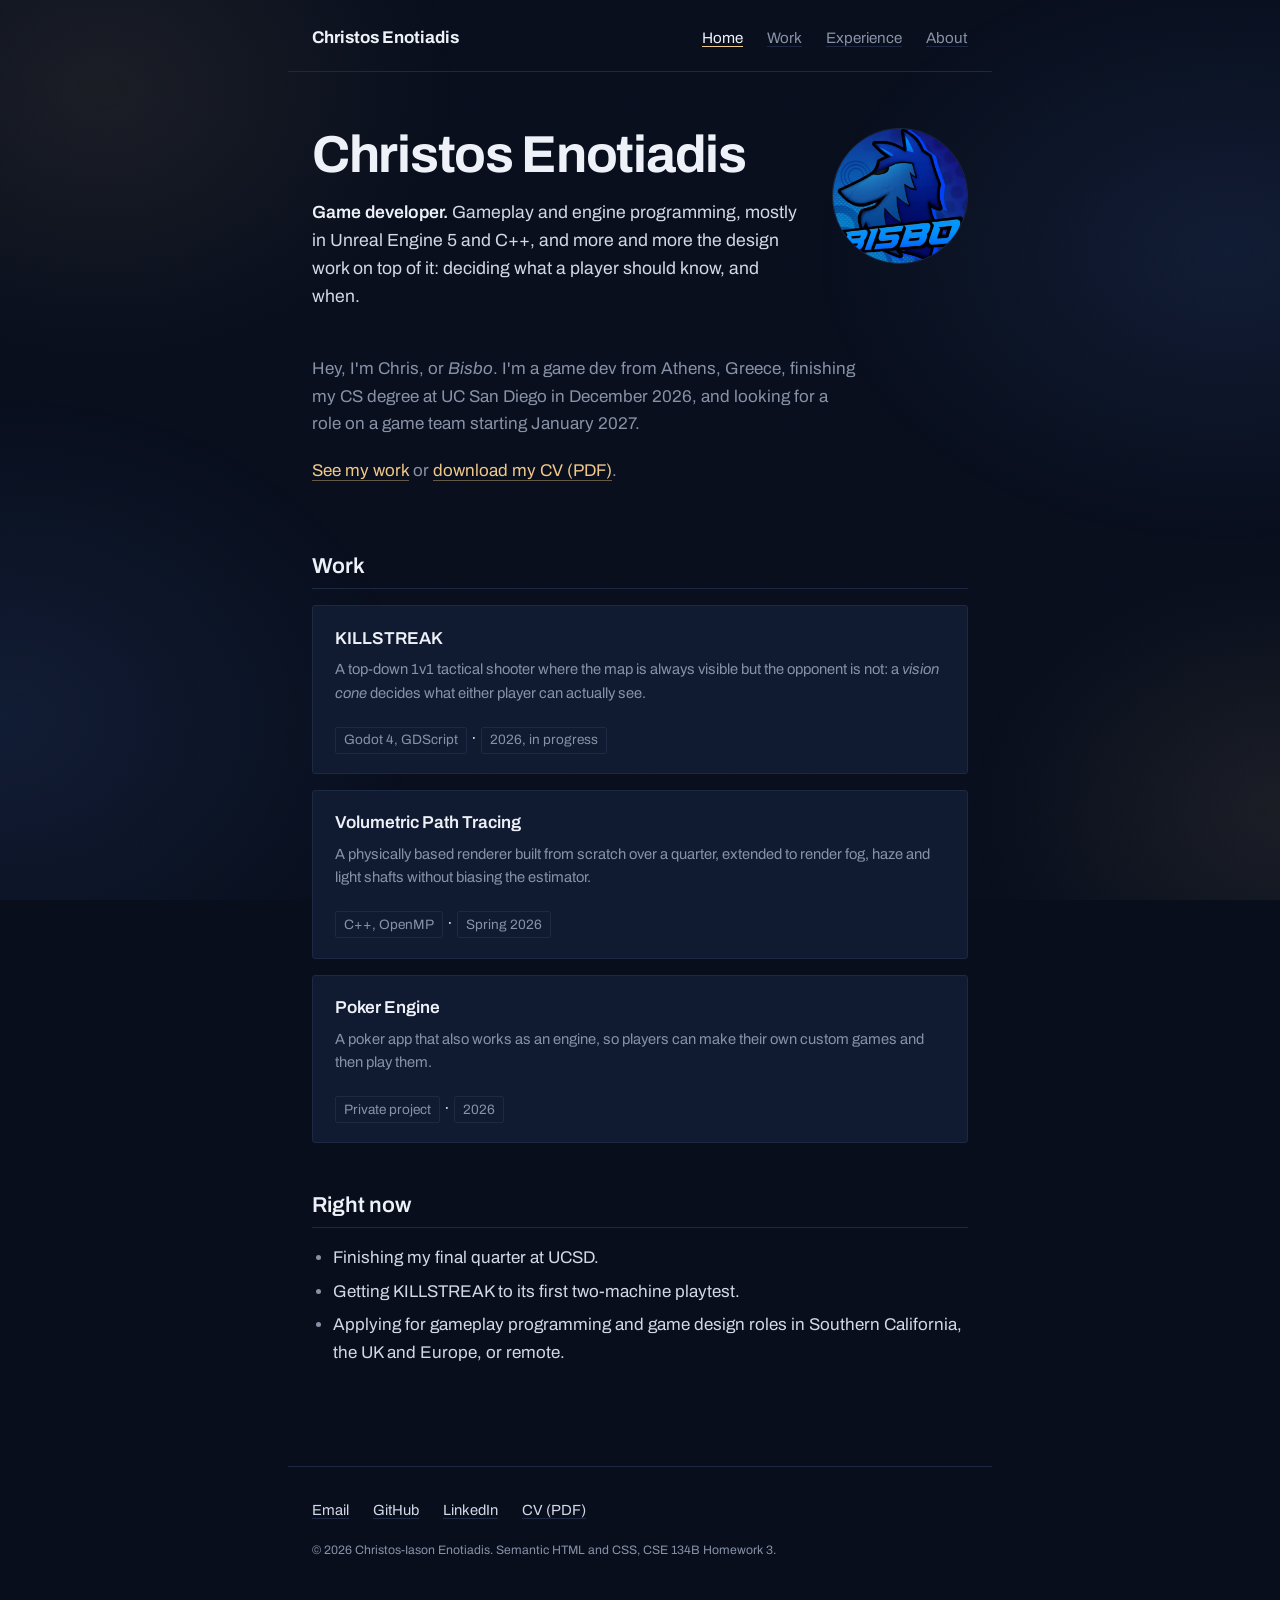
<file: index.html>
<!DOCTYPE html>
<html lang="en">
<head>
  <meta charset="utf-8">
  <meta name="viewport" content="width=device-width, initial-scale=1">
  <meta name="description" content="Christos Enotiadis: game developer working on gameplay, systems and game design. Graduating from UCSD in December 2026.">
  <meta name="author" content="Christos-Iason Enotiadis">
  <title>Christos Enotiadis | Game Developer</title>
  <link rel="icon" href="images/favicon.svg" type="image/svg+xml">
  <link rel="stylesheet" href="https://fonts.googleapis.com/css2?family=Archivo:wght@400;500;600&amp;family=Archivo+Expanded:wght@600;700&amp;display=swap">
  <link rel="stylesheet" href="css/styles.css">
  <script type="application/ld+json">
    {
      "@context": "https://schema.org",
      "@type": "Person",
      "name": "Christos-Iason Enotiadis",
      "alternateName": "Bisbo",
      "jobTitle": "Game Developer",
      "alumniOf": "University of California, San Diego",
      "email": "mailto:cenotiadis@ucsd.edu",
      "sameAs": [
        "https://github.com/Bisbouras",
        "https://linkedin.com/in/christos-enotiadis"
      ]
    }
  </script>
  <script src="js/hello-world.js" defer></script>
</head>
<body>
  <header>
    <p><a href="index.html"><b>Christos Enotiadis</b></a></p>
    <nav aria-label="Primary">
      <ul>
        <li><a href="index.html" aria-current="page">Home</a></li>
        <li><a href="index.html#work-heading">Work</a>
          <ul>
            <li><a href="killstreak.html">KILLSTREAK</a></li>
            <li><a href="vpt.html">Volumetric Path Tracing</a></li>
            <li><a href="poker.html">Poker Engine</a></li>
          </ul>
        </li>
        <li><a href="experience.html">Experience</a></li>
        <li><a href="about.html">About</a></li>
      </ul>
    </nav>
  </header>

  <main>
    <section aria-labelledby="intro-heading">
      <h1 id="intro-heading">Christos Enotiadis</h1>
      <p>
        <strong>Game developer.</strong> Gameplay and engine programming, mostly in Unreal Engine 5 and C++,
        and more and more the design work on top of it: deciding what a player should know, and when.
      </p>
      <picture>
        <source srcset="images/bisbo-logo.webp" type="image/webp">
        <img src="images/bisbo-logo.jpg" width="240" height="240" alt="Bisbo logo: a stylised blue wolf head above the word BISBO.">
      </picture>
      <p>
        Hey, I'm Chris, or <i>Bisbo</i>. I'm a game dev from Athens, Greece, finishing my CS degree at
        UC San Diego in <time datetime="2026-12">December 2026</time>, and looking for a role on a game team
        starting <time datetime="2027-01">January 2027</time>.
      </p>
      <p>
        <a href="#work-heading">See my work</a> or <a href="docs/cv.pdf">download my CV (PDF)</a>.
      </p>
    </section>

    <section aria-labelledby="work-heading">
      <h2 id="work-heading">Work</h2>

      <article aria-labelledby="featured-killstreak">
        <h3 id="featured-killstreak"><a href="killstreak.html">KILLSTREAK</a></h3>
        <p>
          A top-down 1v1 tactical shooter where the map is always visible but the opponent is not: a
          <em>vision cone</em> decides what either player can actually see.
        </p>
        <p><span>Godot 4, GDScript</span> &middot; <span>2026, in progress</span></p>
      </article>

      <article aria-labelledby="featured-vpt">
        <h3 id="featured-vpt"><a href="vpt.html">Volumetric Path Tracing</a></h3>
        <p>
          A physically based renderer built from scratch over a quarter, extended to render fog, haze and
          light shafts without biasing the estimator.
        </p>
        <p><span>C++, OpenMP</span> &middot; <span>Spring 2026</span></p>
      </article>

      <article aria-labelledby="featured-poker">
        <h3 id="featured-poker"><a href="poker.html">Poker Engine</a></h3>
        <p>
          A poker app that also works as an engine, so players can make their own custom games and then play them.
        </p>
        <p><span>Private project</span> &middot; <span>2026</span></p>
      </article>
    </section>

    <section aria-labelledby="now-heading">
      <h2 id="now-heading">Right now</h2>
      <ul>
        <li>Finishing my final quarter at UCSD.</li>
        <li>Getting KILLSTREAK to its first two-machine playtest.</li>
        <li>Applying for gameplay programming and game design roles in Southern California, the UK and Europe, or remote.</li>
      </ul>
    </section>

    <hello-world></hello-world>
    <noscript>
      <p>JavaScript is off. Nothing on this site depends on it; you only miss a "Hello World!" message in the developer console.</p>
    </noscript>
  </main>

  <footer>
    <address>
      <ul>
        <li><a href="mailto:cenotiadis@ucsd.edu">Email</a></li>
        <li><a href="https://github.com/Bisbouras">GitHub</a></li>
        <li><a href="https://linkedin.com/in/christos-enotiadis">LinkedIn</a></li>
        <li><a href="docs/cv.pdf">CV (PDF)</a></li>
      </ul>
    </address>
    <p><small>&copy; 2026 Christos-Iason Enotiadis. Semantic HTML and CSS, CSE 134B Homework 3.</small></p>
  </footer>
</body>
</html>
</file>
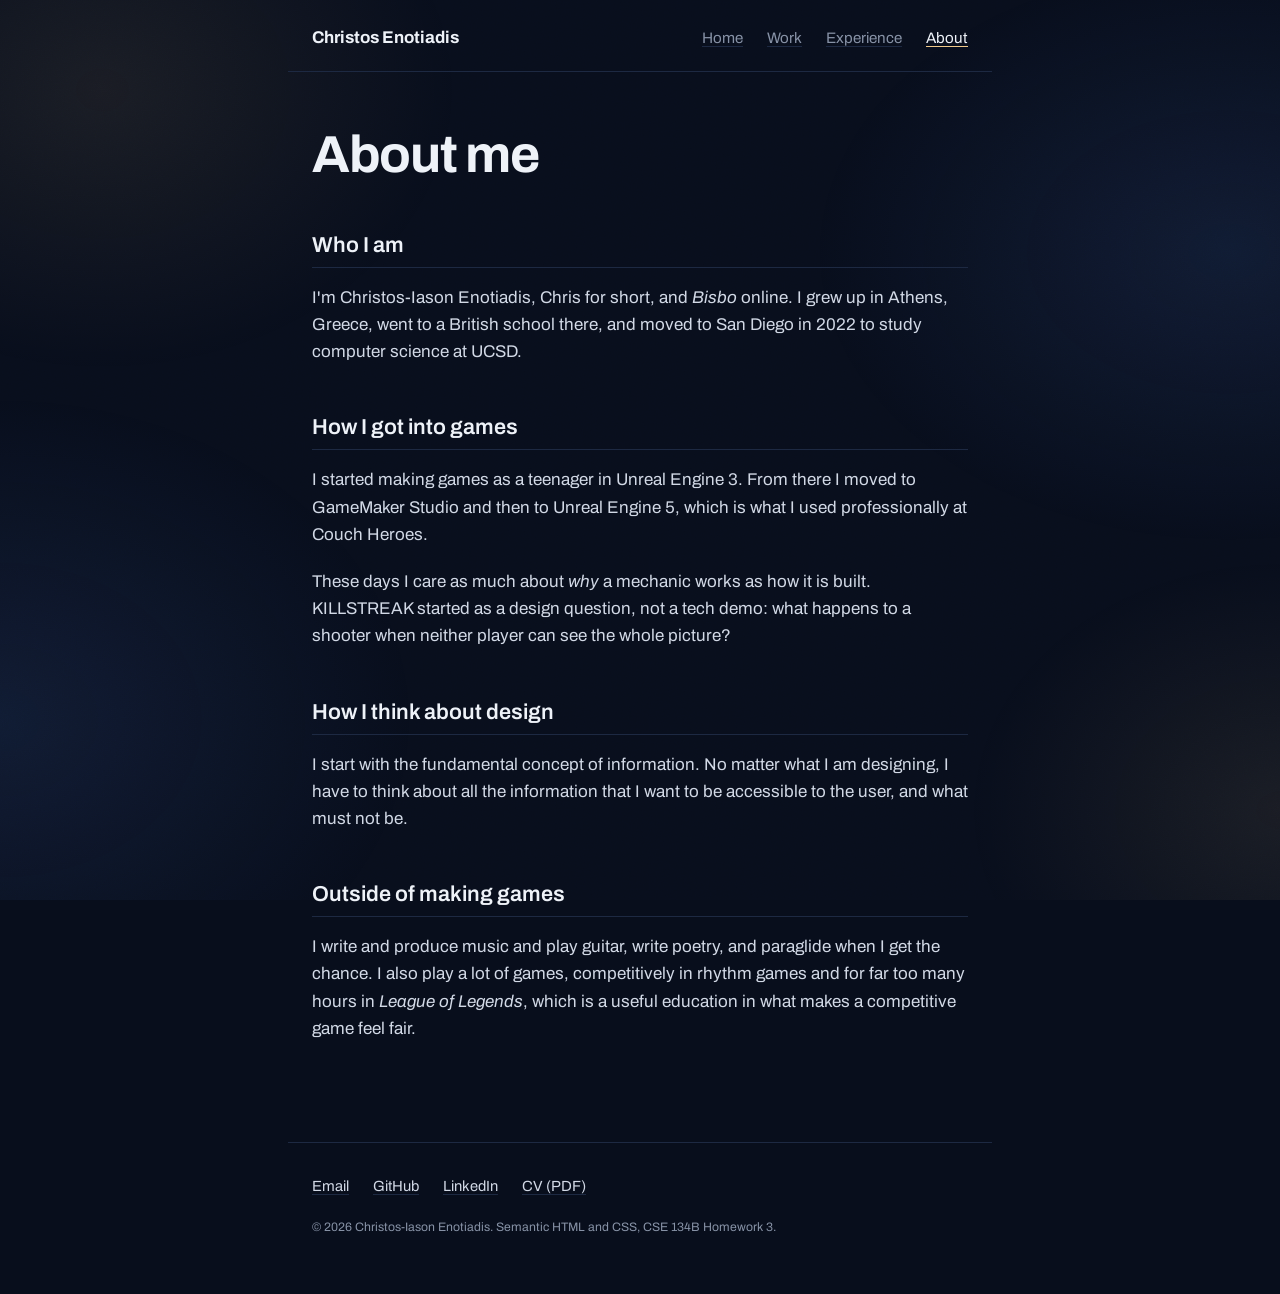
<file: about.html>
<!DOCTYPE html>
<html lang="en">
<head>
  <meta charset="utf-8">
  <meta name="viewport" content="width=device-width, initial-scale=1">
  <meta name="description" content="About Christos Enotiadis: a game developer from Athens, Greece, how he got into games, and what he makes outside of them.">
  <meta name="author" content="Christos-Iason Enotiadis">
  <title>About | Christos Enotiadis</title>
  <link rel="icon" href="images/favicon.svg" type="image/svg+xml">
  <link rel="stylesheet" href="https://fonts.googleapis.com/css2?family=Archivo:wght@400;500;600&amp;family=Archivo+Expanded:wght@600;700&amp;display=swap">
  <link rel="stylesheet" href="css/styles.css">
</head>
<body>
  <header>
    <p><a href="index.html"><b>Christos Enotiadis</b></a></p>
    <nav aria-label="Primary">
      <ul>
        <li><a href="index.html">Home</a></li>
        <li><a href="index.html#work-heading">Work</a>
          <ul>
            <li><a href="killstreak.html">KILLSTREAK</a></li>
            <li><a href="vpt.html">Volumetric Path Tracing</a></li>
            <li><a href="poker.html">Poker Engine</a></li>
          </ul>
        </li>
        <li><a href="experience.html">Experience</a></li>
        <li><a href="about.html" aria-current="page">About</a></li>
      </ul>
    </nav>
  </header>

  <main>
    <h1>About me</h1>

    <section aria-labelledby="who-heading">
      <h2 id="who-heading">Who I am</h2>
      <p>
        I'm Christos-Iason Enotiadis, Chris for short, and <i>Bisbo</i> online. I grew up in Athens, Greece, went to a British school there, and moved to
        San Diego in 2022 to study computer science at UCSD.
      </p>
    </section>

    <section aria-labelledby="path-heading">
      <h2 id="path-heading">How I got into games</h2>
      <p>
        I started making games as a teenager in Unreal Engine 3. From there I moved to GameMaker Studio and
        then to Unreal Engine 5, which is what I used professionally at Couch Heroes.
      </p>
      <p>
        These days I care as much about <em>why</em> a mechanic works as how it is built. KILLSTREAK started
        as a design question, not a tech demo: what happens to a shooter when neither player can see the
        whole picture?
      </p>
    </section>

    <section aria-labelledby="design-heading">
      <h2 id="design-heading">How I think about design</h2>
      <p>
        I start with the fundamental concept of information. No matter what I am designing, I have to think
        about all the information that I want to be accessible to the user, and what must not be.
      </p>
    </section>

    <section aria-labelledby="offclock-heading">
      <h2 id="offclock-heading">Outside of making games</h2>
      <p>
        I write and produce music and play guitar, write poetry, and paraglide when I get the chance. I also
        play a lot of games, competitively in rhythm games and for far too many hours in
        <cite>League of Legends</cite>, which is a useful education in what makes a competitive game feel fair.
      </p>
    </section>
  </main>

  <footer>
    <address>
      <ul>
        <li><a href="mailto:cenotiadis@ucsd.edu">Email</a></li>
        <li><a href="https://github.com/Bisbouras">GitHub</a></li>
        <li><a href="https://linkedin.com/in/christos-enotiadis">LinkedIn</a></li>
        <li><a href="docs/cv.pdf">CV (PDF)</a></li>
      </ul>
    </address>
    <p><small>&copy; 2026 Christos-Iason Enotiadis. Semantic HTML and CSS, CSE 134B Homework 3.</small></p>
  </footer>
</body>
</html>
</file>
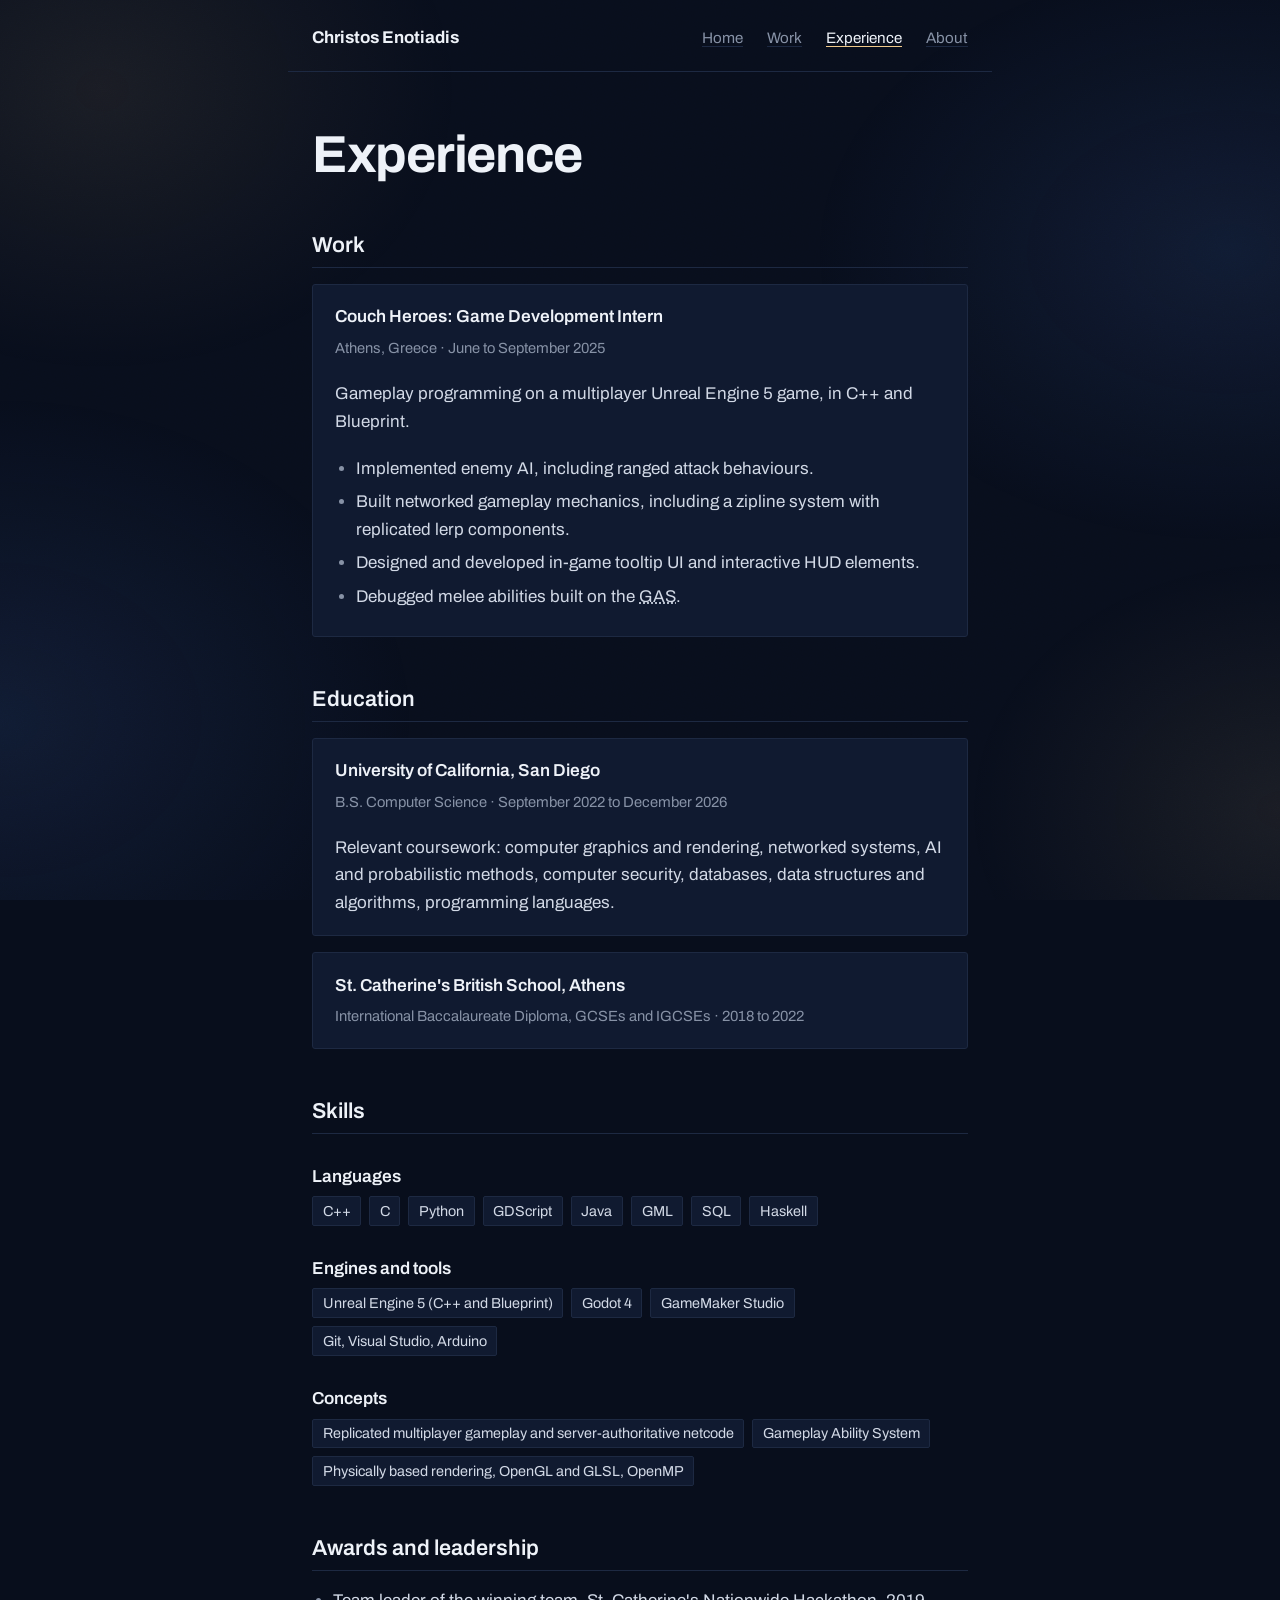
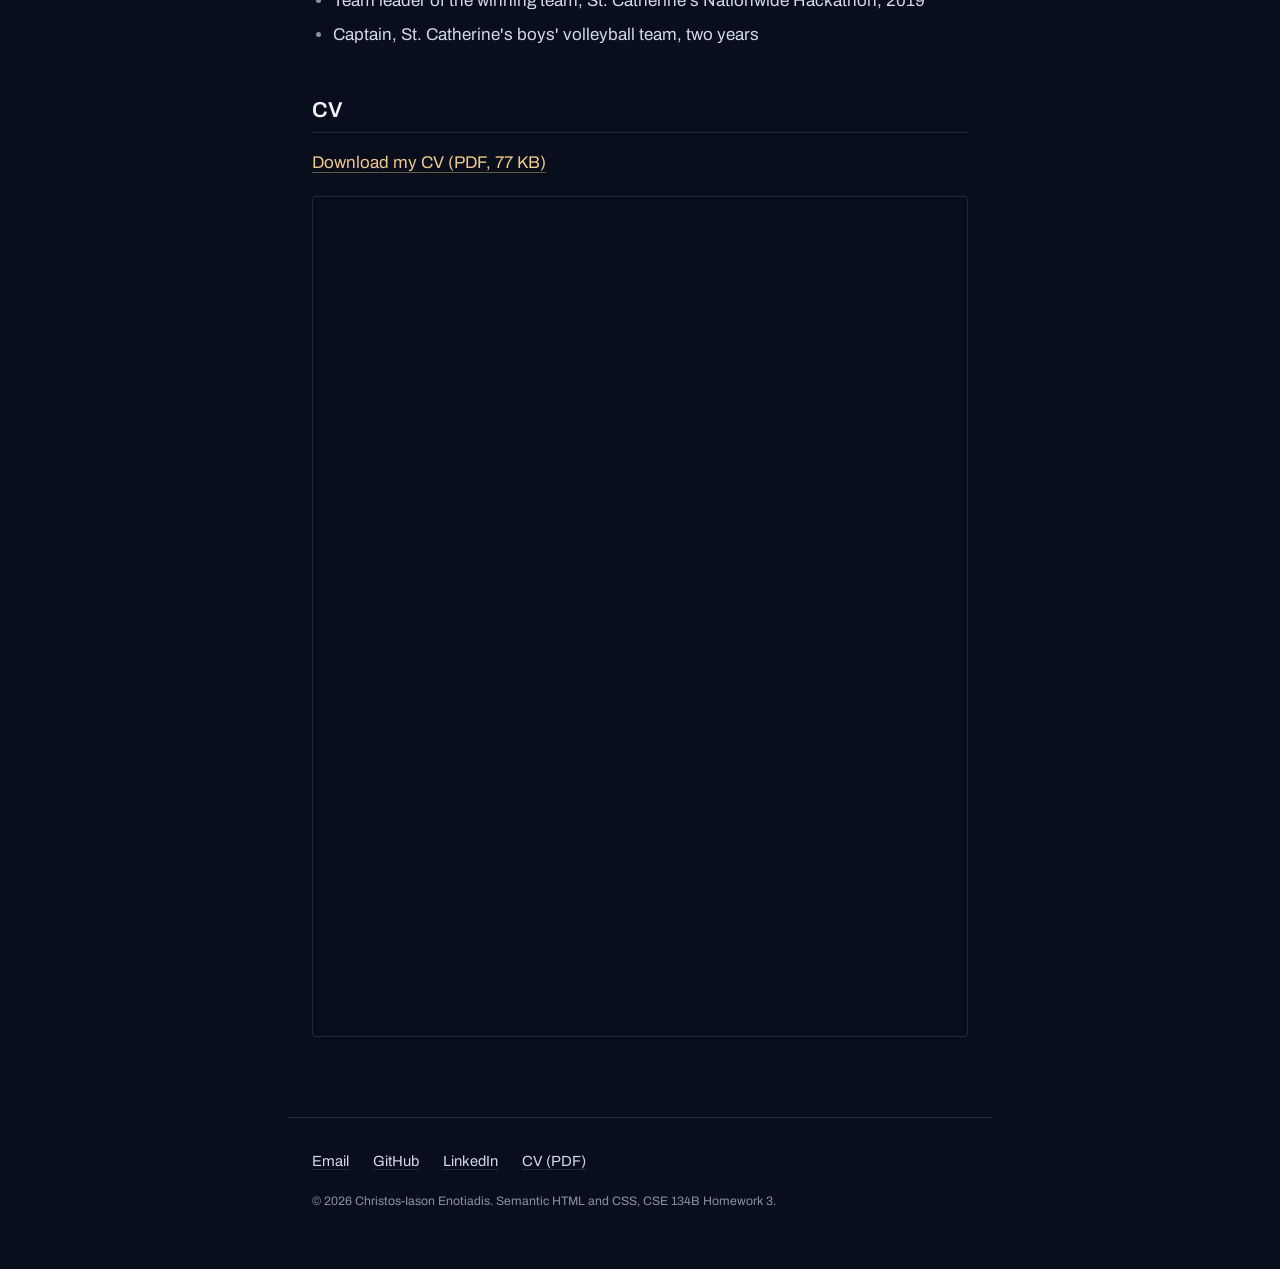
<file: experience.html>
<!DOCTYPE html>
<html lang="en">
<head>
  <meta charset="utf-8">
  <meta name="viewport" content="width=device-width, initial-scale=1">
  <meta name="description" content="Experience, education and skills of Christos Enotiadis: game development internship at Couch Heroes, CS at UC San Diego.">
  <meta name="author" content="Christos-Iason Enotiadis">
  <title>Experience | Christos Enotiadis</title>
  <link rel="icon" href="images/favicon.svg" type="image/svg+xml">
  <link rel="stylesheet" href="https://fonts.googleapis.com/css2?family=Archivo:wght@400;500;600&amp;family=Archivo+Expanded:wght@600;700&amp;display=swap">
  <link rel="stylesheet" href="css/styles.css">
</head>
<body>
  <header>
    <p><a href="index.html"><b>Christos Enotiadis</b></a></p>
    <nav aria-label="Primary">
      <ul>
        <li><a href="index.html">Home</a></li>
        <li><a href="index.html#work-heading">Work</a>
          <ul>
            <li><a href="killstreak.html">KILLSTREAK</a></li>
            <li><a href="vpt.html">Volumetric Path Tracing</a></li>
            <li><a href="poker.html">Poker Engine</a></li>
          </ul>
        </li>
        <li><a href="experience.html" aria-current="page">Experience</a></li>
        <li><a href="about.html">About</a></li>
      </ul>
    </nav>
  </header>

  <main>
    <h1>Experience</h1>

    <section aria-labelledby="work-heading">
      <h2 id="work-heading">Work</h2>
      <article aria-labelledby="job-couch">
        <header>
          <h3 id="job-couch">Couch Heroes: Game Development Intern</h3>
          <p>
            Athens, Greece &middot;
            <time datetime="2025-06">June</time> to <time datetime="2025-09">September 2025</time>
          </p>
        </header>
        <p>Gameplay programming on a multiplayer Unreal Engine 5 game, in C++ and Blueprint.</p>
        <ul>
          <li>Implemented enemy AI, including ranged attack behaviours.</li>
          <li>Built networked gameplay mechanics, including a zipline system with replicated lerp components.</li>
          <li>Designed and developed in-game tooltip UI and interactive HUD elements.</li>
          <li>Debugged melee abilities built on the <abbr title="Gameplay Ability System">GAS</abbr>.</li>
        </ul>
      </article>
    </section>

    <section aria-labelledby="edu-heading">
      <h2 id="edu-heading">Education</h2>
      <article aria-labelledby="edu-ucsd">
        <h3 id="edu-ucsd">University of California, San Diego</h3>
        <p>
          B.S. Computer Science &middot;
          <time datetime="2022-09">September 2022</time> to <time datetime="2026-12">December 2026</time>
        </p>
        <p>
          Relevant coursework: computer graphics and rendering, networked systems, AI and probabilistic
          methods, computer security, databases, data structures and algorithms, programming languages.
        </p>
      </article>
      <article aria-labelledby="edu-stcats">
        <h3 id="edu-stcats">St. Catherine's British School, Athens</h3>
        <p>
          International Baccalaureate Diploma, GCSEs and IGCSEs &middot;
          <time datetime="2018-09">2018</time> to <time datetime="2022-06">2022</time>
        </p>
      </article>
    </section>

    <section aria-labelledby="skills-heading">
      <h2 id="skills-heading">Skills</h2>
      <h3>Languages</h3>
      <ul>
        <li>C++</li>
        <li>C</li>
        <li>Python</li>
        <li>GDScript</li>
        <li>Java</li>
        <li>GML</li>
        <li>SQL</li>
        <li>Haskell</li>
      </ul>
      <h3>Engines and tools</h3>
      <ul>
        <li>Unreal Engine 5 (C++ and Blueprint)</li>
        <li>Godot 4</li>
        <li>GameMaker Studio</li>
        <li>Git, Visual Studio, Arduino</li>
      </ul>
      <h3>Concepts</h3>
      <ul>
        <li>Replicated multiplayer gameplay and server-authoritative netcode</li>
        <li>Gameplay Ability System</li>
        <li>Physically based rendering, OpenGL and GLSL, OpenMP</li>
      </ul>
    </section>

    <section aria-labelledby="awards-heading">
      <h2 id="awards-heading">Awards and leadership</h2>
      <ul>
        <li>Team leader of the winning team, St. Catherine's Nationwide Hackathon, 2019</li>
        <li>Captain, St. Catherine's boys' volleyball team, two years</li>
      </ul>
    </section>

    <section aria-labelledby="cv-heading">
      <h2 id="cv-heading">CV</h2>
      <p><a href="docs/cv.pdf" download>Download my CV (PDF, 77 KB)</a></p>
      <iframe src="docs/cv.pdf" title="CV of Christos-Iason Enotiadis (PDF)" width="640" height="820"></iframe>
    </section>
  </main>

  <footer>
    <address>
      <ul>
        <li><a href="mailto:cenotiadis@ucsd.edu">Email</a></li>
        <li><a href="https://github.com/Bisbouras">GitHub</a></li>
        <li><a href="https://linkedin.com/in/christos-enotiadis">LinkedIn</a></li>
        <li><a href="docs/cv.pdf">CV (PDF)</a></li>
      </ul>
    </address>
    <p><small>&copy; 2026 Christos-Iason Enotiadis. Semantic HTML and CSS, CSE 134B Homework 3.</small></p>
  </footer>
</body>
</html>
</file>
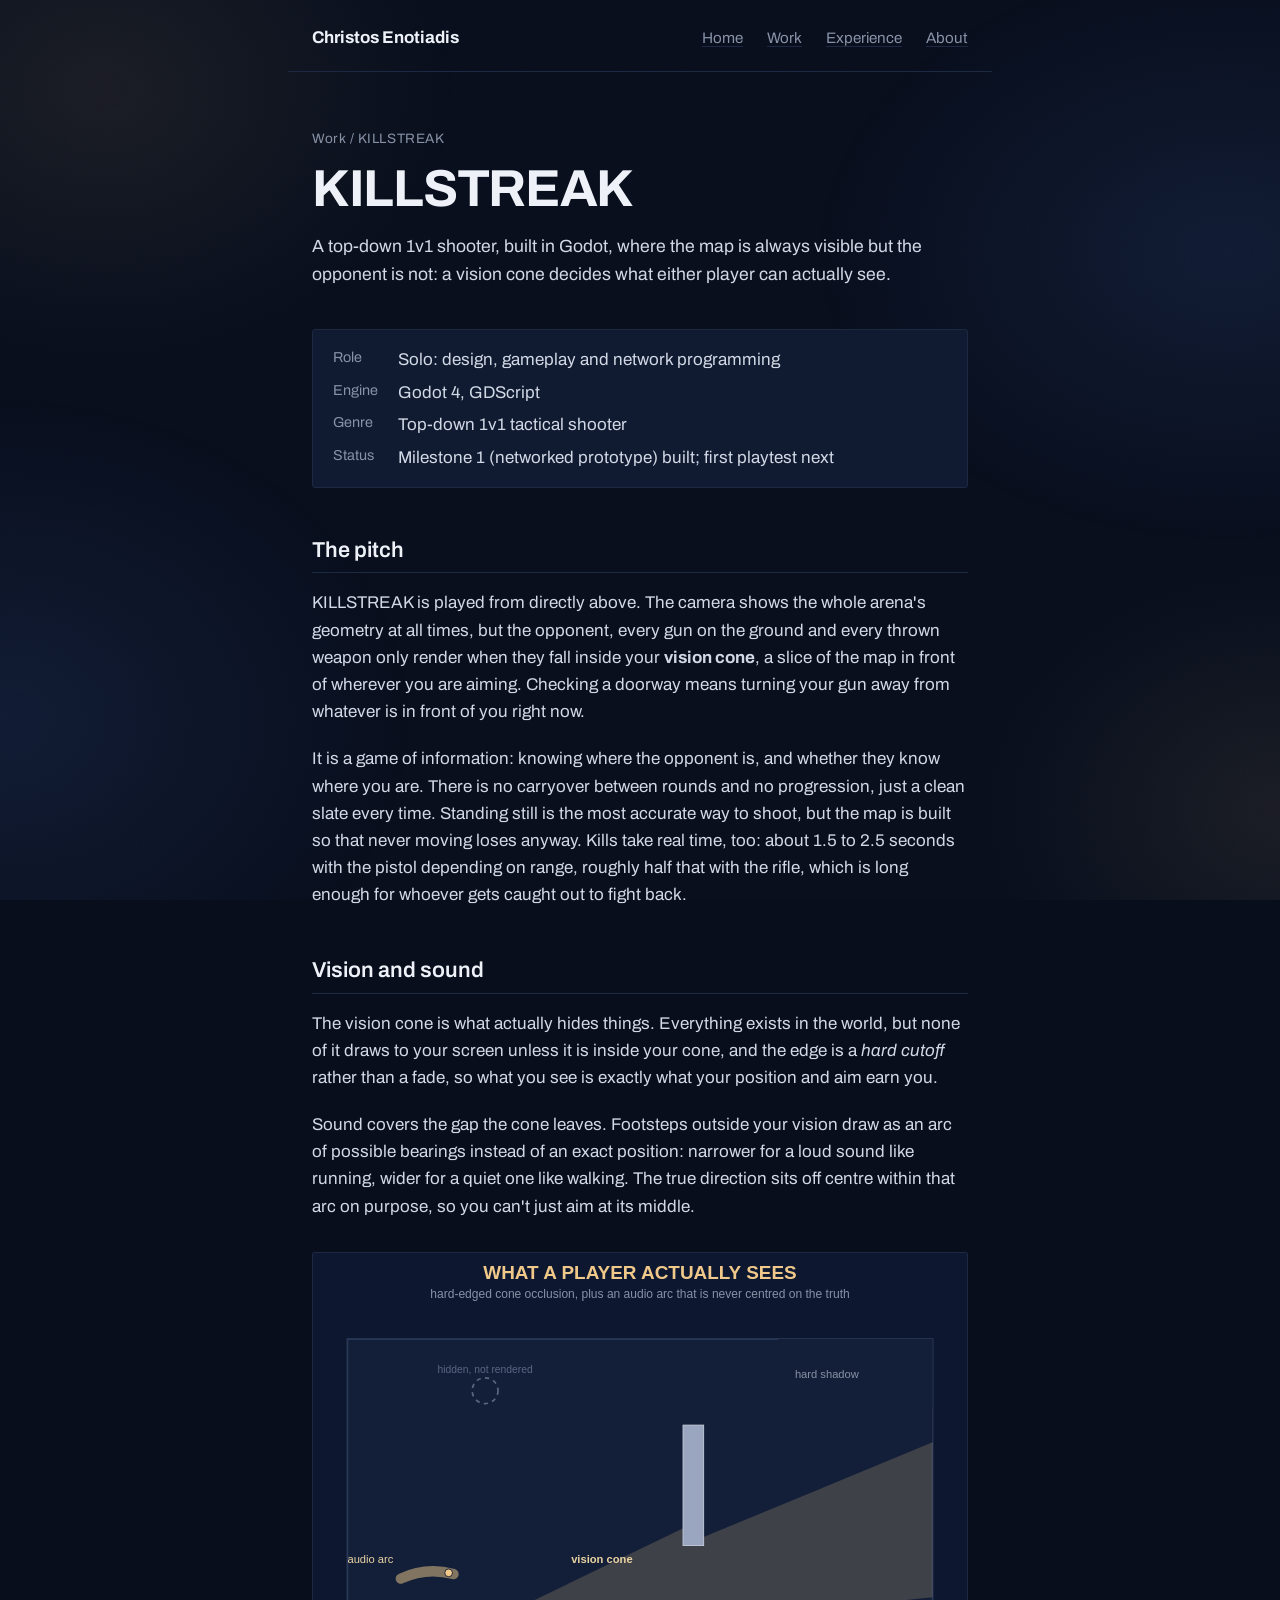
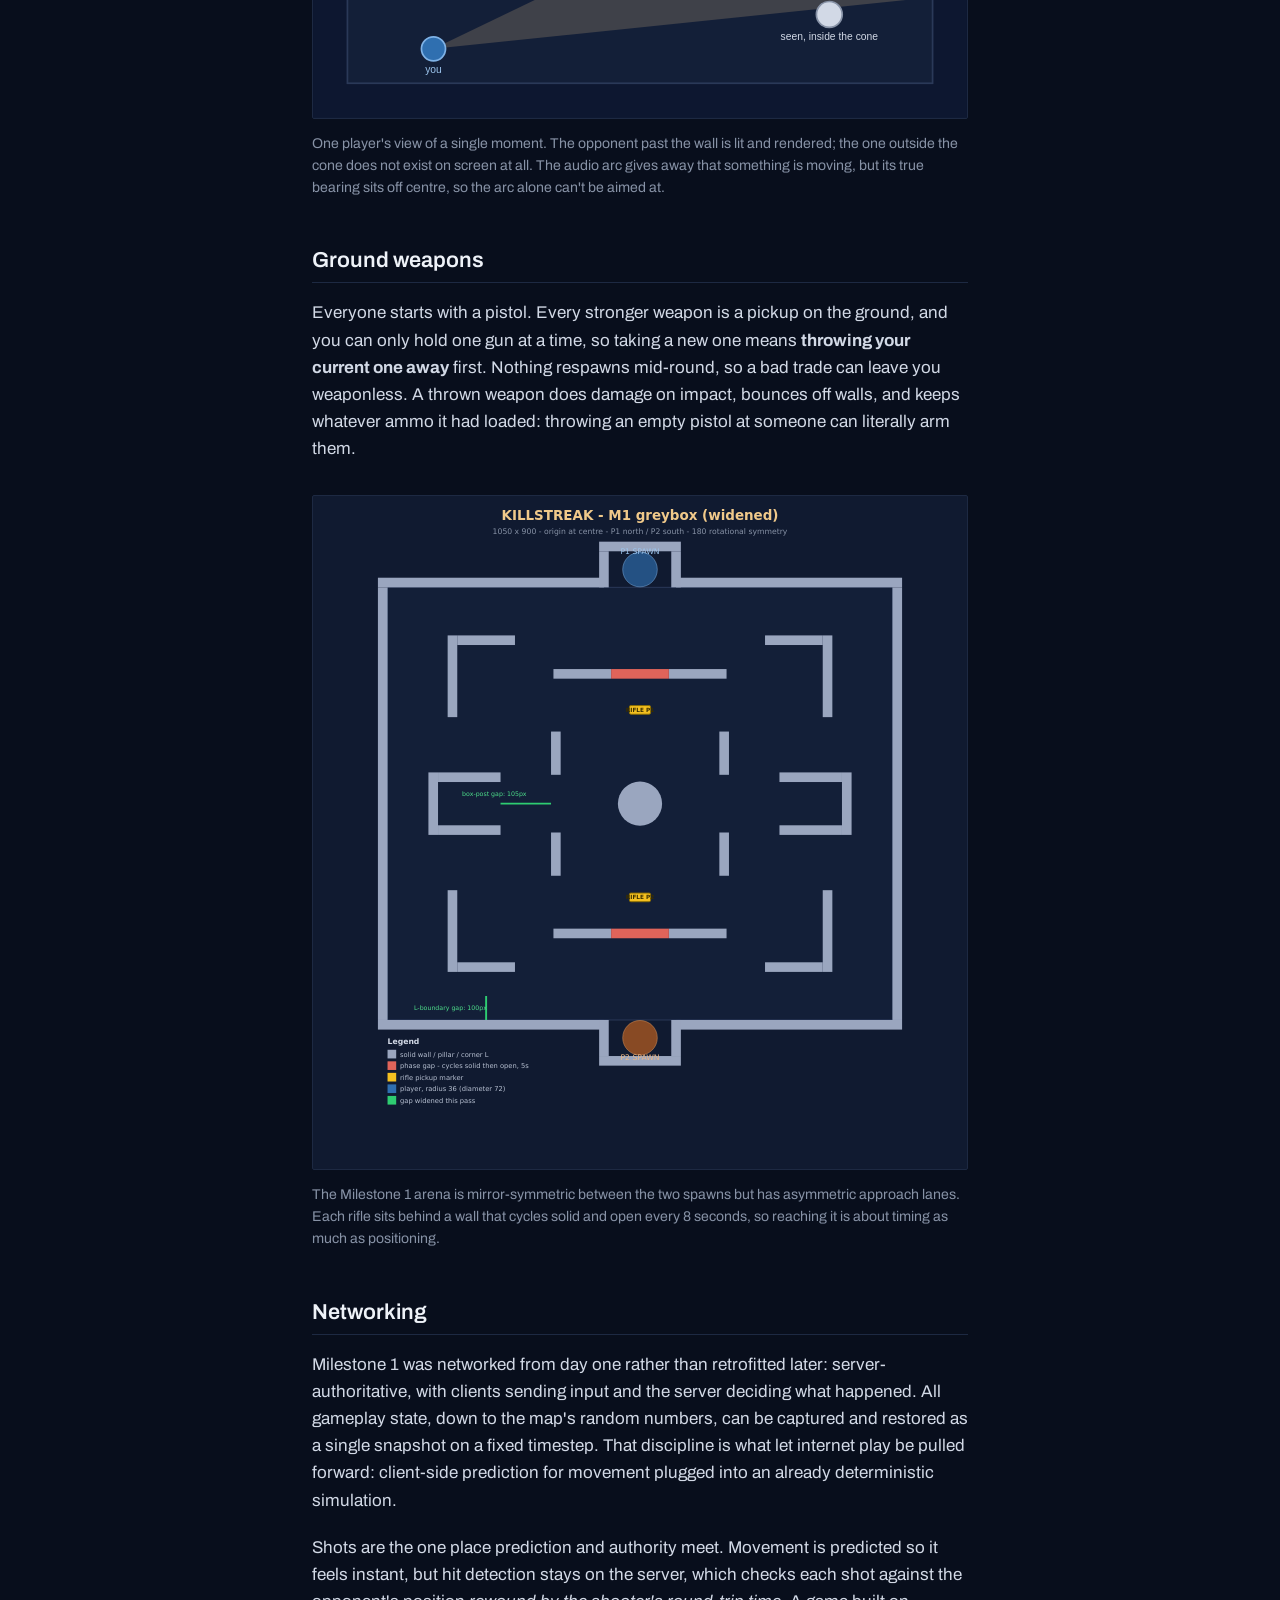
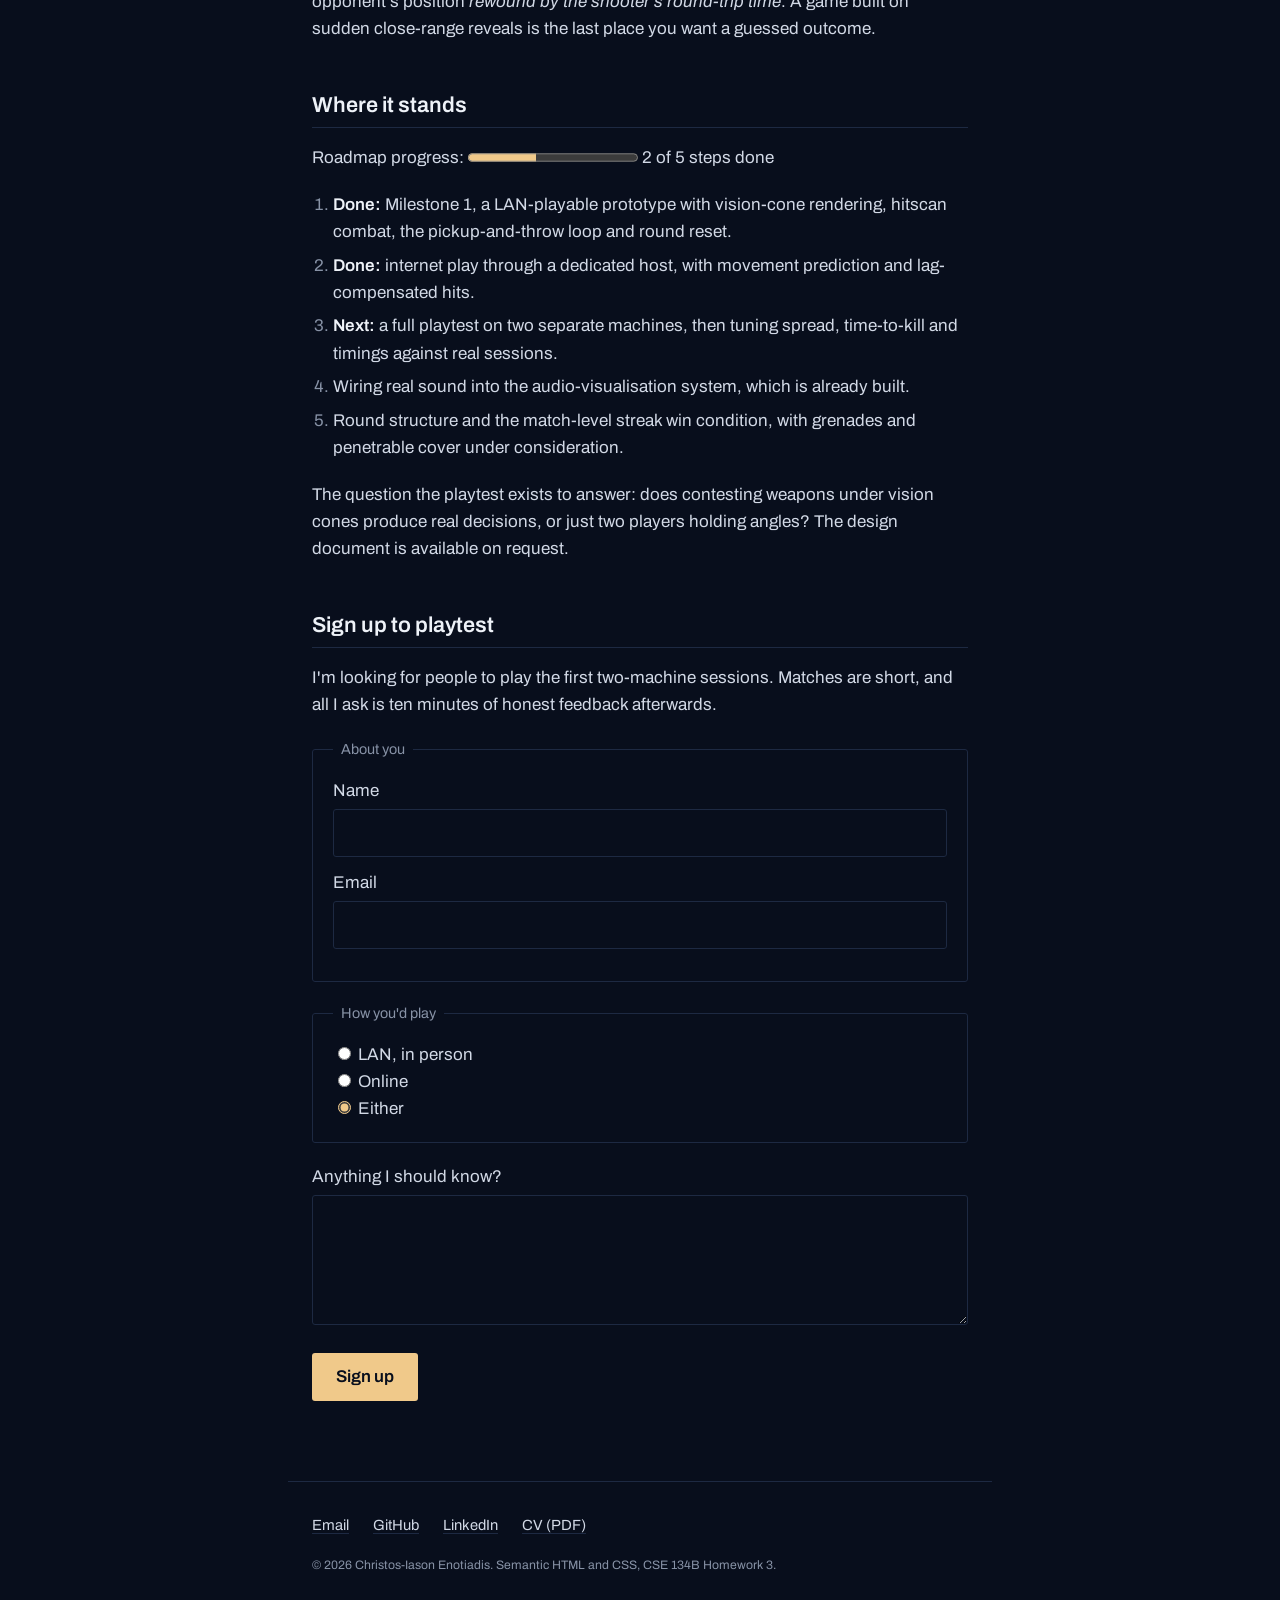
<file: killstreak.html>
<!DOCTYPE html>
<html lang="en">
<head>
  <meta charset="utf-8">
  <meta name="viewport" content="width=device-width, initial-scale=1">
  <meta name="description" content="KILLSTREAK: a top-down 1v1 tactical shooter in Godot 4 where a vision cone decides what each player can see. Design write-up by Christos Enotiadis.">
  <meta name="author" content="Christos-Iason Enotiadis">
  <title>KILLSTREAK | Christos Enotiadis</title>
  <link rel="icon" href="images/favicon.svg" type="image/svg+xml">
  <link rel="stylesheet" href="https://fonts.googleapis.com/css2?family=Archivo:wght@400;500;600&amp;family=Archivo+Expanded:wght@600;700&amp;display=swap">
  <link rel="stylesheet" href="css/styles.css">
</head>
<body>
  <header>
    <p><a href="index.html"><b>Christos Enotiadis</b></a></p>
    <nav aria-label="Primary">
      <ul>
        <li><a href="index.html">Home</a></li>
        <li><a href="index.html#work-heading">Work</a>
          <ul>
            <li><a href="killstreak.html" aria-current="page">KILLSTREAK</a></li>
            <li><a href="vpt.html">Volumetric Path Tracing</a></li>
            <li><a href="poker.html">Poker Engine</a></li>
          </ul>
        </li>
        <li><a href="experience.html">Experience</a></li>
        <li><a href="about.html">About</a></li>
      </ul>
    </nav>
  </header>

  <main>
    <article aria-labelledby="ks-title">
      <header>
        <p>Work / KILLSTREAK</p>
        <h1 id="ks-title">KILLSTREAK</h1>
        <p>
          A top-down 1v1 shooter, built in Godot, where the map is always visible but the opponent is not:
          a vision cone decides what either player can actually see.
        </p>
      </header>

      <project-facts>
        <dl>
          <dt>Role</dt>
          <dd>Solo: design, gameplay and network programming</dd>
          <dt>Engine</dt>
          <dd>Godot 4, GDScript</dd>
          <dt>Genre</dt>
          <dd>Top-down 1v1 tactical shooter</dd>
          <dt>Status</dt>
          <dd>Milestone 1 (networked prototype) built; first playtest next</dd>
        </dl>
      </project-facts>

      <section aria-labelledby="ks-pitch">
        <h2 id="ks-pitch">The pitch</h2>
        <p>
          KILLSTREAK is played from directly above. The camera shows the whole arena's geometry at all times,
          but the opponent, every gun on the ground and every thrown weapon only render when they fall inside
          your <b>vision cone</b>, a slice of the map in front of wherever you are aiming. Checking a doorway
          means turning your gun away from whatever is in front of you right now.
        </p>
        <p>
          It is a game of information: knowing where the opponent is, and whether they know where you are.
          There is no carryover between rounds and no progression, just a clean slate every time. Standing
          still is the most accurate way to shoot, but the map is built so that never moving loses anyway.
          Kills take real time, too: about 1.5 to 2.5 seconds with the pistol depending on range, roughly half
          that with the rifle, which is long enough for whoever gets caught out to fight back.
        </p>
      </section>

      <section aria-labelledby="ks-vision">
        <h2 id="ks-vision">Vision and sound</h2>
        <p>
          The vision cone is what actually hides things. Everything exists in the world, but none of it draws
          to your screen unless it is inside your cone, and the edge is a <em>hard cutoff</em> rather than a
          fade, so what you see is exactly what your position and aim earn you.
        </p>
        <p>
          Sound covers the gap the cone leaves. Footsteps outside your vision draw as an arc of possible
          bearings instead of an exact position: narrower for a loud sound like running, wider for a quiet one
          like walking. The true direction sits off centre within that arc on purpose, so you can't just aim at
          its middle.
        </p>
        <figure>
          <svg width="570" height="405" viewBox="0 0 760 540" role="img" aria-labelledby="cone-title cone-desc" font-family="Arial, sans-serif">
            <title id="cone-title">What a player actually sees</title>
            <desc id="cone-desc">A player's vision cone, hard-clipped by a wall's shadow. One opponent inside the cone past the wall is visible; another outside the cone is not rendered. An audio arc near the player marks footsteps, with the true bearing off-centre in the band.</desc>
            <rect x="0" y="0" width="760" height="540" fill="#0d1730"/>
            <text x="380" y="30" text-anchor="middle" font-size="22" font-weight="bold" fill="#f0c98a">WHAT A PLAYER ACTUALLY SEES</text>
            <text x="380" y="52" text-anchor="middle" font-size="14" fill="#8792a6">hard-edged cone occlusion, plus an audio arc that is never centred on the truth</text>
            <g transform="translate(0,60)">
              <rect x="40" y="40" width="680" height="400" fill="#131f38" stroke="#2a3958" stroke-width="2"/>
              <polygon points="140,400 720,120 720,340" fill="#f0c98a" fill-opacity="0.20"/>
              <polygon points="430,140 541.5,40 720,40 720,160 430,280" fill="#131f38"/>
              <rect x="430" y="140" width="24" height="140" fill="#9aa6bf" stroke="#c7cfdf" stroke-width="1"/>
              <path d="M 102 318.4 A 90 90 0 0 1 163.3 313.1" fill="none" stroke="#f0c98a" stroke-width="12" stroke-linecap="round" opacity="0.5"/>
              <circle cx="157.6" cy="311.7" r="4.5" fill="#f0c98a" stroke="#0d1730" stroke-width="1"/>
              <circle cx="140" cy="400" r="14" fill="#2f6fb0" stroke="#7fb2e6" stroke-width="2"/>
              <text x="140" y="428" text-anchor="middle" font-size="12" fill="#9cc4ec">you</text>
              <circle cx="600" cy="360" r="15" fill="#d2d9e6" stroke="#8792a6" stroke-width="2"/>
              <text x="600" y="390" text-anchor="middle" font-size="12" fill="#d2d9e6">seen, inside the cone</text>
              <circle cx="200" cy="100" r="15" fill="none" stroke="#5a6684" stroke-width="2" stroke-dasharray="5 5"/>
              <text x="200" y="80" text-anchor="middle" font-size="12" fill="#5a6684">hidden, not rendered</text>
              <text x="300" y="300" font-size="13" font-weight="bold" fill="#e9d3a3">vision cone</text>
              <text x="560" y="85" font-size="13" fill="#8792a6">hard shadow</text>
              <text x="40" y="300" font-size="13" fill="#e9d3a3">audio arc</text>
            </g>
          </svg>
          <figcaption>
            One player's view of a single moment. The opponent past the wall is lit and rendered; the one
            outside the cone does not exist on screen at all. The audio arc gives away that something is moving,
            but its true bearing sits off centre, so the arc alone can't be aimed at.
          </figcaption>
        </figure>
      </section>

      <section aria-labelledby="ks-weapons">
        <h2 id="ks-weapons">Ground weapons</h2>
        <p>
          Everyone starts with a pistol. Every stronger weapon is a pickup on the ground, and you can only hold
          one gun at a time, so taking a new one means <b>throwing your current one away</b> first. Nothing
          respawns mid-round, so a bad trade can leave you weaponless. A thrown weapon does damage on impact,
          bounces off walls, and keeps whatever ammo it had loaded: throwing an empty pistol at someone can
          literally arm them.
        </p>
        <figure>
          <img src="images/killstreak-arena.svg" width="560" height="576"
               alt="Top-down diagram of the Milestone 1 arena: mirrored spawns, a rifle pickup behind a phase wall on each side, corner cover and a centre pillar.">
          <figcaption>
            The Milestone 1 arena is mirror-symmetric between the two spawns but has asymmetric approach lanes.
            Each rifle sits behind a wall that cycles solid and open every 8 seconds, so reaching it is about
            timing as much as positioning.
          </figcaption>
        </figure>
      </section>

      <section aria-labelledby="ks-net">
        <h2 id="ks-net">Networking</h2>
        <p>
          Milestone 1 was networked from day one rather than retrofitted later: server-authoritative, with
          clients sending input and the server deciding what happened. All gameplay state, down to the map's
          random numbers, can be captured and restored as a single snapshot on a fixed timestep. That
          discipline is what let internet play be pulled forward: client-side prediction for movement plugged
          into an already deterministic simulation.
        </p>
        <p>
          Shots are the one place prediction and authority meet. Movement is predicted so it feels instant,
          but hit detection stays on the server, which checks each shot against the opponent's position
          <em>rewound by the shooter's round-trip time</em>. A game built on sudden close-range reveals is the
          last place you want a guessed outcome.
        </p>
      </section>

      <section aria-labelledby="ks-status">
        <h2 id="ks-status">Where it stands</h2>
        <p>
          <label for="ks-roadmap">Roadmap progress:</label>
          <progress id="ks-roadmap" value="2" max="5">2 of 5 roadmap steps done</progress>
          2 of 5 steps done
        </p>
        <ol>
          <li><strong>Done:</strong> Milestone 1, a LAN-playable prototype with vision-cone rendering, hitscan combat, the pickup-and-throw loop and round reset.</li>
          <li><strong>Done:</strong> internet play through a dedicated host, with movement prediction and lag-compensated hits.</li>
          <li><strong>Next:</strong> a full playtest on two separate machines, then tuning spread, time-to-kill and timings against real sessions.</li>
          <li>Wiring real sound into the audio-visualisation system, which is already built.</li>
          <li>Round structure and the match-level streak win condition, with grenades and penetrable cover under consideration.</li>
        </ol>
        <p>
          The question the playtest exists to answer: does contesting weapons under vision cones produce real
          decisions, or just two players holding angles? The design document is available on request.
        </p>
      </section>

      <section aria-labelledby="ks-playtest">
        <h2 id="ks-playtest">Sign up to playtest</h2>
        <p>
          I'm looking for people to play the first two-machine sessions. Matches are short, and all I ask is
          ten minutes of honest feedback afterwards.
        </p>
        <!-- Markup only for HW2; the form is wired up in a later homework. -->
        <form action="#" method="post">
          <fieldset>
            <legend>About you</legend>
            <div>
              <label for="pt-name">Name</label><br>
              <input type="text" id="pt-name" name="name" autocomplete="name" required>
            </div>
            <div>
              <label for="pt-email">Email</label><br>
              <input type="email" id="pt-email" name="email" autocomplete="email" required>
            </div>
          </fieldset>

          <fieldset>
            <legend>How you'd play</legend>
            <input type="radio" id="pt-lan" name="setup" value="lan">
            <label for="pt-lan">LAN, in person</label><br>
            <input type="radio" id="pt-online" name="setup" value="online">
            <label for="pt-online">Online</label><br>
            <input type="radio" id="pt-either" name="setup" value="either" checked>
            <label for="pt-either">Either</label>
          </fieldset>

          <p>
            <label for="pt-notes">Anything I should know?</label><br>
            <textarea id="pt-notes" name="notes" rows="4" cols="50"></textarea>
          </p>

          <button type="submit">Sign up</button>
        </form>

        <dialog id="pt-dialog" aria-labelledby="pt-dialog-heading">
          <h3 id="pt-dialog-heading">You're on the list</h3>
          <p>Thanks. I'll be in touch about the next session.</p>
          <form method="dialog">
            <button type="submit">Close</button>
          </form>
        </dialog>
      </section>
    </article>
  </main>

  <footer>
    <address>
      <ul>
        <li><a href="mailto:cenotiadis@ucsd.edu">Email</a></li>
        <li><a href="https://github.com/Bisbouras">GitHub</a></li>
        <li><a href="https://linkedin.com/in/christos-enotiadis">LinkedIn</a></li>
        <li><a href="docs/cv.pdf">CV (PDF)</a></li>
      </ul>
    </address>
    <p><small>&copy; 2026 Christos-Iason Enotiadis. Semantic HTML and CSS, CSE 134B Homework 3.</small></p>
  </footer>
</body>
</html>
</file>
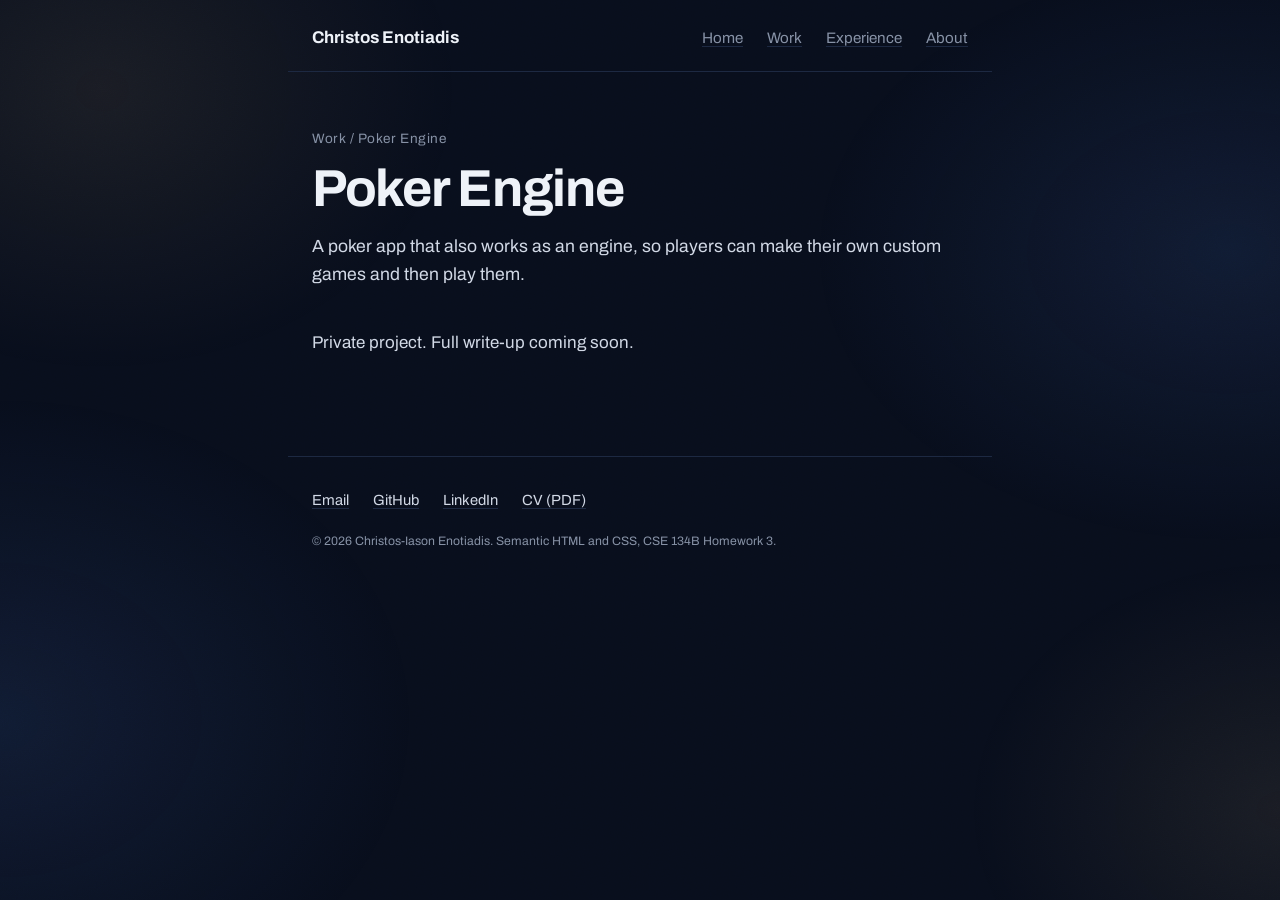
<file: poker.html>
<!DOCTYPE html>
<html lang="en">
<head>
  <meta charset="utf-8">
  <meta name="viewport" content="width=device-width, initial-scale=1">
  <meta name="description" content="Poker Engine: a poker app that also works as an engine, so players can make and play their own custom games. Write-up by Christos Enotiadis.">
  <meta name="author" content="Christos-Iason Enotiadis">
  <title>Poker Engine | Christos Enotiadis</title>
  <link rel="icon" href="images/favicon.svg" type="image/svg+xml">
  <link rel="stylesheet" href="https://fonts.googleapis.com/css2?family=Archivo:wght@400;500;600&amp;family=Archivo+Expanded:wght@600;700&amp;display=swap">
  <link rel="stylesheet" href="css/styles.css">
</head>
<body>
  <header>
    <p><a href="index.html"><b>Christos Enotiadis</b></a></p>
    <nav aria-label="Primary">
      <ul>
        <li><a href="index.html">Home</a></li>
        <li><a href="index.html#work-heading">Work</a>
          <ul>
            <li><a href="killstreak.html">KILLSTREAK</a></li>
            <li><a href="vpt.html">Volumetric Path Tracing</a></li>
            <li><a href="poker.html" aria-current="page">Poker Engine</a></li>
          </ul>
        </li>
        <li><a href="experience.html">Experience</a></li>
        <li><a href="about.html">About</a></li>
      </ul>
    </nav>
  </header>

  <main>
    <article aria-labelledby="poker-title">
      <header>
        <p>Work / Poker Engine</p>
        <h1 id="poker-title">Poker Engine</h1>
        <p>
          A poker app that also works as an engine, so players can make their own custom games and then
          play them.
        </p>
      </header>

      <p>Private project. Full write-up coming soon.</p>
    </article>
  </main>

  <footer>
    <address>
      <ul>
        <li><a href="mailto:cenotiadis@ucsd.edu">Email</a></li>
        <li><a href="https://github.com/Bisbouras">GitHub</a></li>
        <li><a href="https://linkedin.com/in/christos-enotiadis">LinkedIn</a></li>
        <li><a href="docs/cv.pdf">CV (PDF)</a></li>
      </ul>
    </address>
    <p><small>&copy; 2026 Christos-Iason Enotiadis. Semantic HTML and CSS, CSE 134B Homework 3.</small></p>
  </footer>
</body>
</html>
</file>
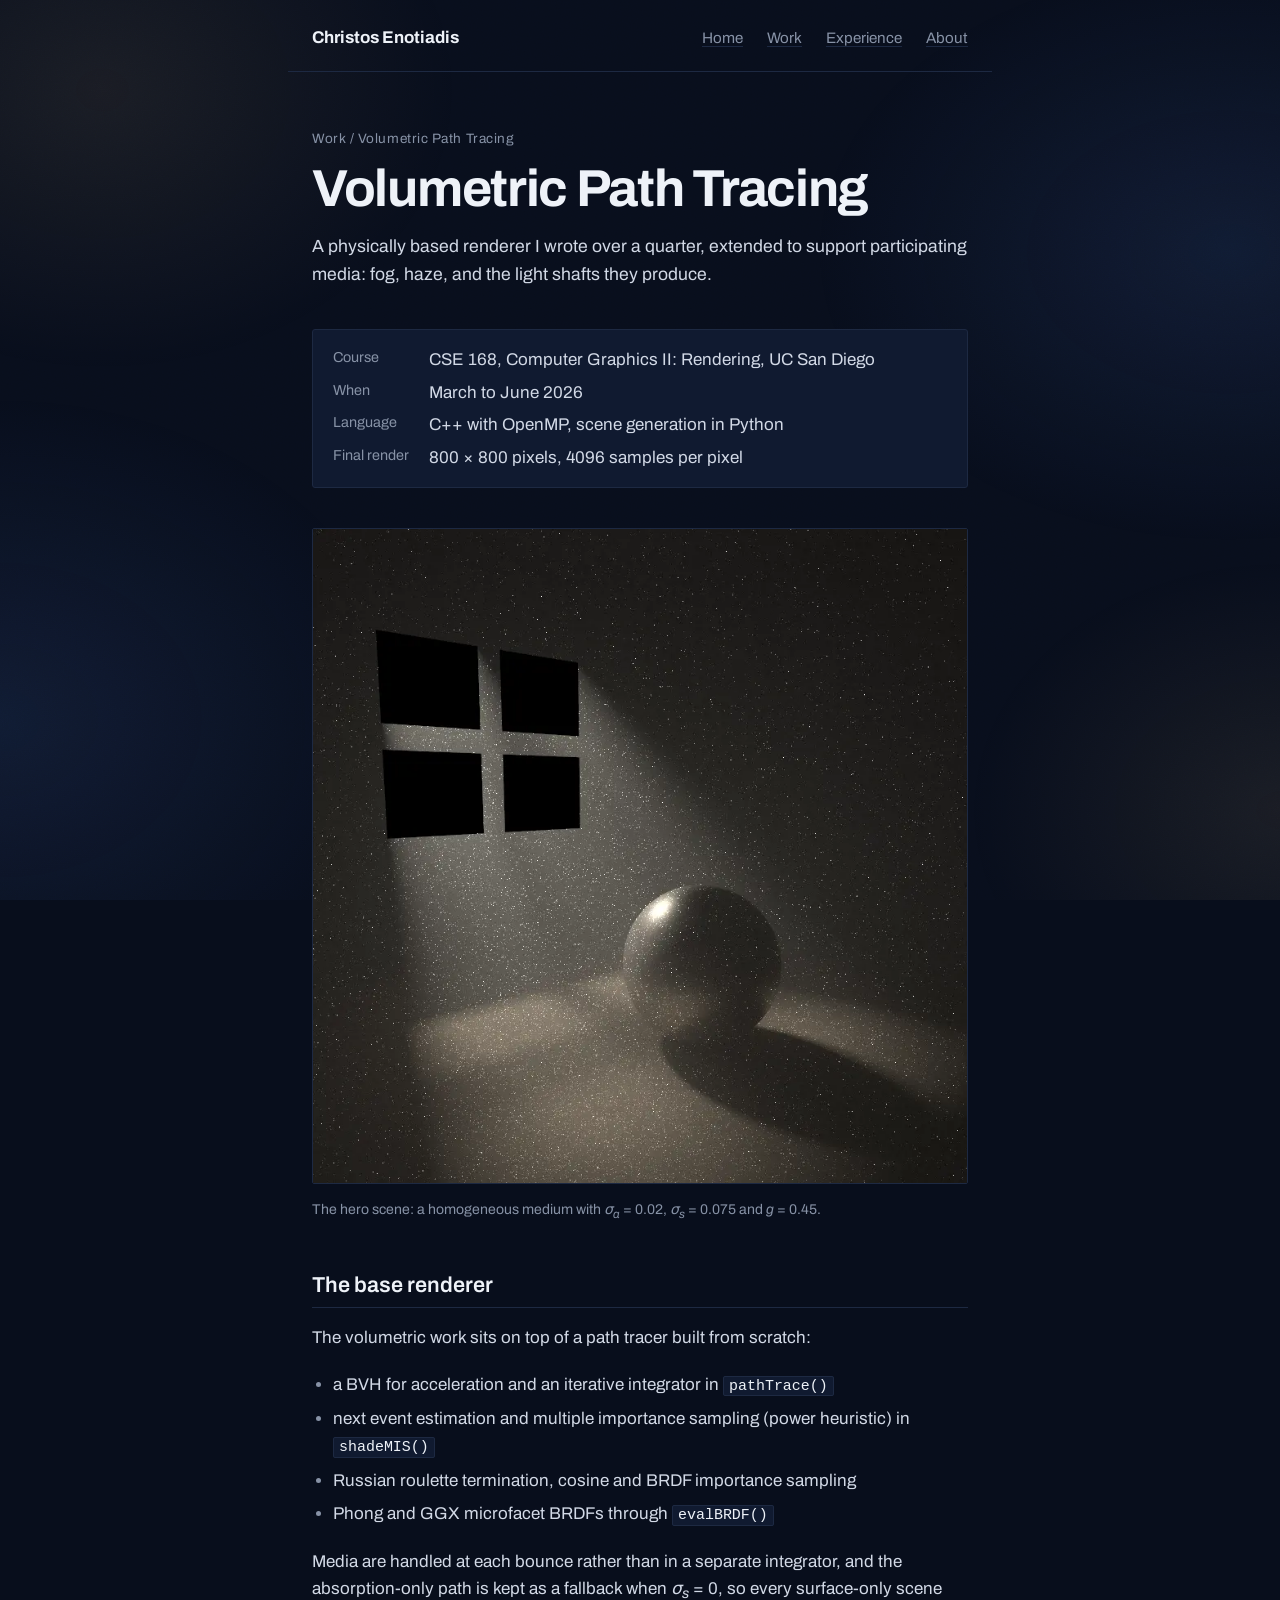
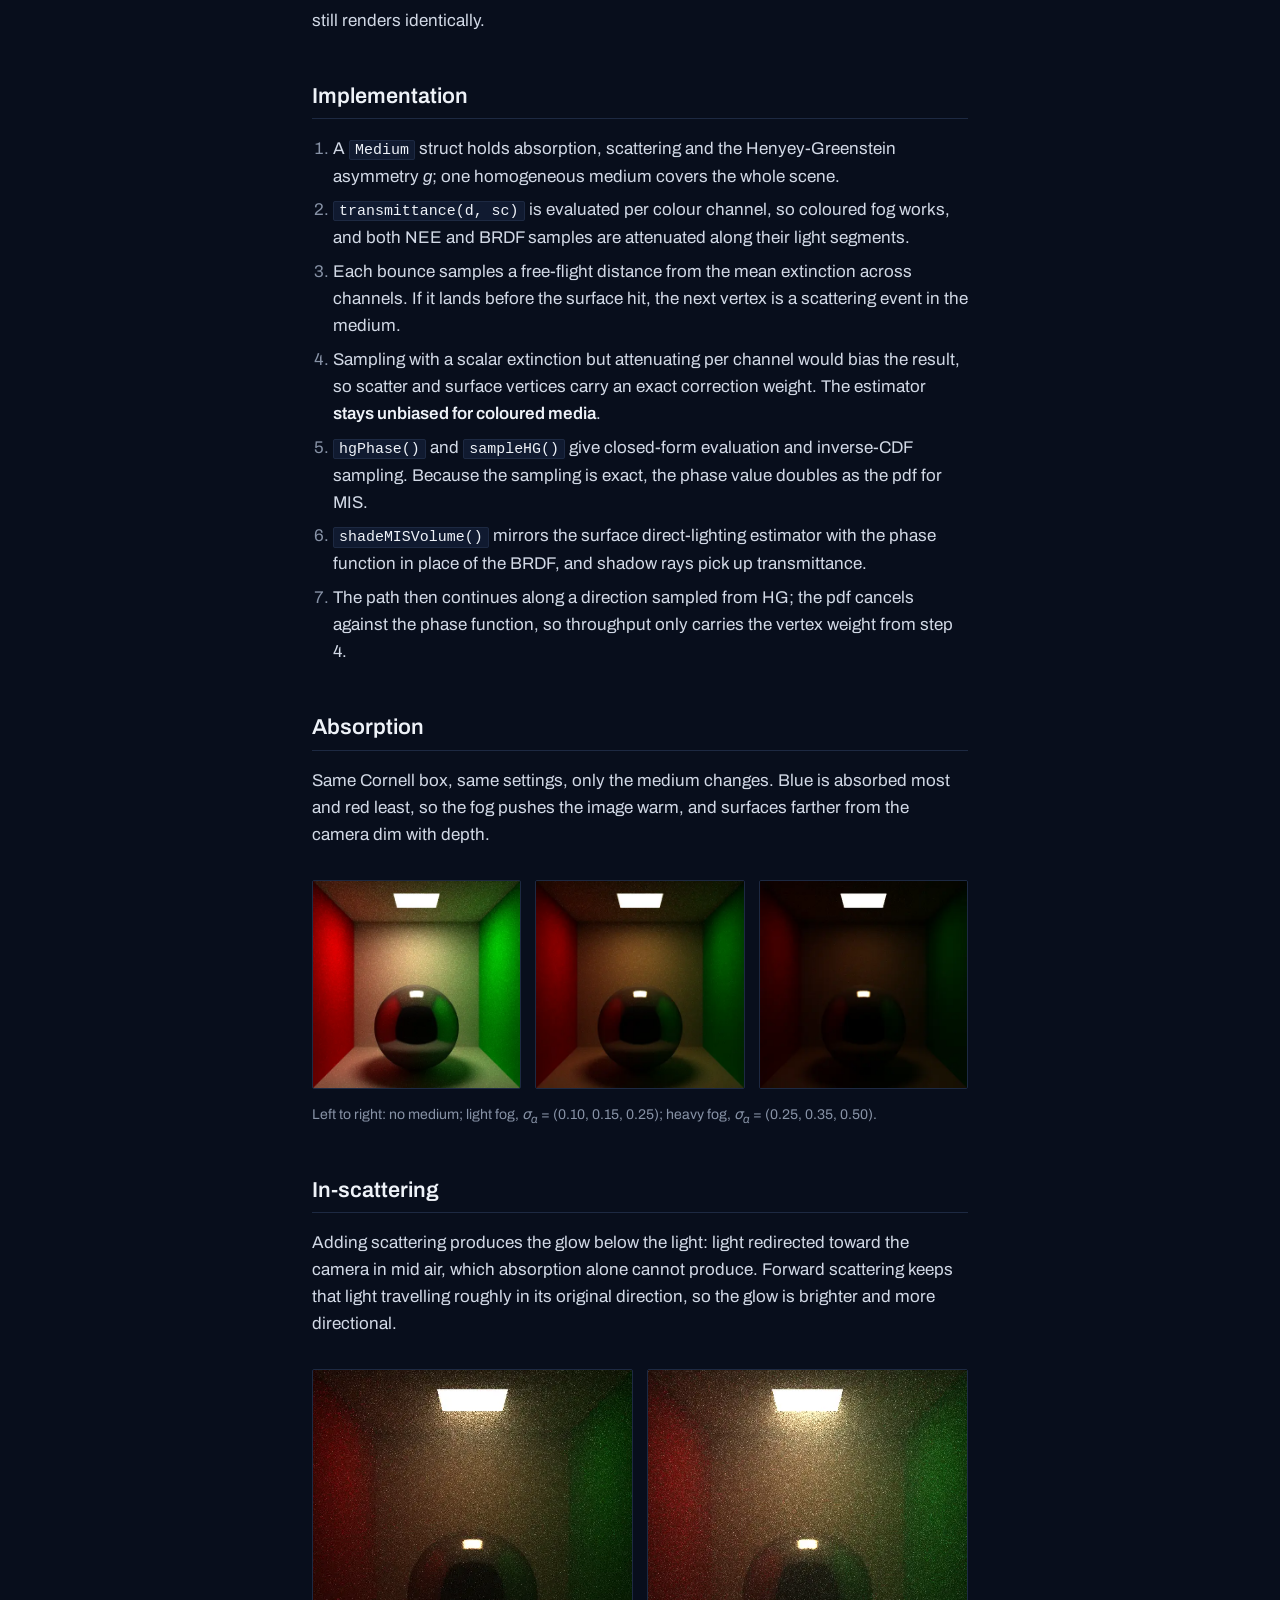
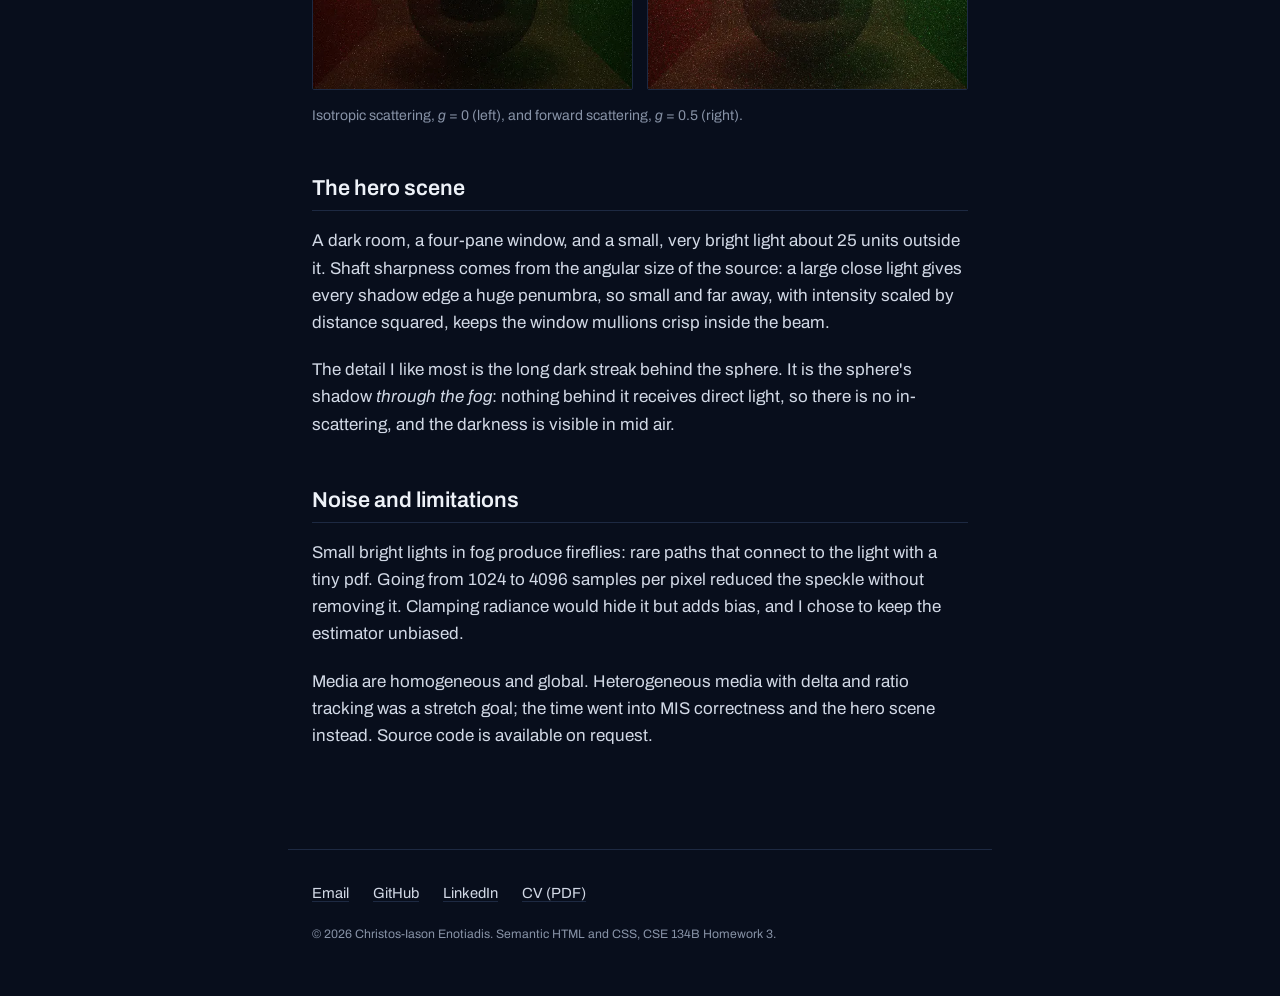
<file: vpt.html>
<!DOCTYPE html>
<html lang="en">
<head>
  <meta charset="utf-8">
  <meta name="viewport" content="width=device-width, initial-scale=1">
  <meta name="description" content="Volumetric path tracing: a physically based C++ renderer extended with fog, in-scattering and light shafts. Write-up by Christos Enotiadis.">
  <meta name="author" content="Christos-Iason Enotiadis">
  <title>Volumetric Path Tracing | Christos Enotiadis</title>
  <link rel="icon" href="images/favicon.svg" type="image/svg+xml">
  <link rel="stylesheet" href="https://fonts.googleapis.com/css2?family=Archivo:wght@400;500;600&amp;family=Archivo+Expanded:wght@600;700&amp;display=swap">
  <link rel="stylesheet" href="css/styles.css">
</head>
<body>
  <header>
    <p><a href="index.html"><b>Christos Enotiadis</b></a></p>
    <nav aria-label="Primary">
      <ul>
        <li><a href="index.html">Home</a></li>
        <li><a href="index.html#work-heading">Work</a>
          <ul>
            <li><a href="killstreak.html">KILLSTREAK</a></li>
            <li><a href="vpt.html" aria-current="page">Volumetric Path Tracing</a></li>
            <li><a href="poker.html">Poker Engine</a></li>
          </ul>
        </li>
        <li><a href="experience.html">Experience</a></li>
        <li><a href="about.html">About</a></li>
      </ul>
    </nav>
  </header>

  <main>
    <article aria-labelledby="vpt-title">
      <header>
        <p>Work / Volumetric Path Tracing</p>
        <h1 id="vpt-title">Volumetric Path Tracing</h1>
        <p>
          A physically based renderer I wrote over a quarter, extended to support participating media: fog,
          haze, and the light shafts they produce.
        </p>
      </header>

      <project-facts>
        <dl>
          <dt>Course</dt>
          <dd>CSE 168, Computer Graphics II: Rendering, UC San Diego</dd>
          <dt>When</dt>
          <dd>March to June 2026</dd>
          <dt>Language</dt>
          <dd>C++ with OpenMP, scene generation in Python</dd>
          <dt>Final render</dt>
          <dd>800 &times; 800 pixels, 4096 samples per pixel</dd>
        </dl>
      </project-facts>

      <figure>
        <picture>
          <source srcset="images/vpt-hero.webp" type="image/webp">
          <img src="images/vpt-hero.jpg" width="600" height="600"
               alt="A dark room filled with fog; light shafts stream through a four-pane window onto a glossy sphere, which casts a dark streak through the fog behind it.">
        </picture>
        <figcaption>
          The hero scene: a homogeneous medium with <var>&sigma;<sub>a</sub></var> = 0.02,
          <var>&sigma;<sub>s</sub></var> = 0.075 and <var>g</var> = 0.45.
        </figcaption>
      </figure>

      <section aria-labelledby="vpt-base">
        <h2 id="vpt-base">The base renderer</h2>
        <p>The volumetric work sits on top of a path tracer built from scratch:</p>
        <ul>
          <li>a BVH for acceleration and an iterative integrator in <code>pathTrace()</code></li>
          <li>next event estimation and multiple importance sampling (power heuristic) in <code>shadeMIS()</code></li>
          <li>Russian roulette termination, cosine and BRDF importance sampling</li>
          <li>Phong and GGX microfacet BRDFs through <code>evalBRDF()</code></li>
        </ul>
        <p>
          Media are handled at each bounce rather than in a separate integrator, and the absorption-only path
          is kept as a fallback when <var>&sigma;<sub>s</sub></var> = 0, so every surface-only scene still
          renders identically.
        </p>
      </section>

      <section aria-labelledby="vpt-impl">
        <h2 id="vpt-impl">Implementation</h2>
        <ol>
          <li>A <code>Medium</code> struct holds absorption, scattering and the Henyey-Greenstein asymmetry <var>g</var>; one homogeneous medium covers the whole scene.</li>
          <li><code>transmittance(d, sc)</code> is evaluated per colour channel, so coloured fog works, and both NEE and BRDF samples are attenuated along their light segments.</li>
          <li>Each bounce samples a free-flight distance from the mean extinction across channels. If it lands before the surface hit, the next vertex is a scattering event in the medium.</li>
          <li>Sampling with a scalar extinction but attenuating per channel would bias the result, so scatter and surface vertices carry an exact correction weight. The estimator <strong>stays unbiased for coloured media</strong>.</li>
          <li><code>hgPhase()</code> and <code>sampleHG()</code> give closed-form evaluation and inverse-CDF sampling. Because the sampling is exact, the phase value doubles as the pdf for MIS.</li>
          <li><code>shadeMISVolume()</code> mirrors the surface direct-lighting estimator with the phase function in place of the BRDF, and shadow rays pick up transmittance.</li>
          <li>The path then continues along a direction sampled from HG; the pdf cancels against the phase function, so throughput only carries the vertex weight from step 4.</li>
        </ol>
      </section>

      <section aria-labelledby="vpt-absorb">
        <h2 id="vpt-absorb">Absorption</h2>
        <p>
          Same Cornell box, same settings, only the medium changes. Blue is absorbed most and red least, so
          the fog pushes the image warm, and surfaces farther from the camera dim with depth.
        </p>
        <figure>
          <picture>
            <source srcset="images/vpt-baseline.webp" type="image/webp">
            <img src="images/vpt-baseline.jpg" width="240" height="240" alt="Cornell box with a sphere and no fog.">
          </picture>
          <picture>
            <source srcset="images/vpt-fog-light.webp" type="image/webp">
            <img src="images/vpt-fog-light.jpg" width="240" height="240" alt="The same Cornell box in light fog with a slight warm tint.">
          </picture>
          <picture>
            <source srcset="images/vpt-fog-heavy.webp" type="image/webp">
            <img src="images/vpt-fog-heavy.jpg" width="240" height="240" alt="The same Cornell box in heavy fog, strongly warm and dim toward the back wall.">
          </picture>
          <figcaption>
            Left to right: no medium; light fog, <var>&sigma;<sub>a</sub></var> = (0.10, 0.15, 0.25);
            heavy fog, <var>&sigma;<sub>a</sub></var> = (0.25, 0.35, 0.50).
          </figcaption>
        </figure>
      </section>

      <section aria-labelledby="vpt-scatter">
        <h2 id="vpt-scatter">In-scattering</h2>
        <p>
          Adding scattering produces the glow below the light: light redirected toward the camera in mid air,
          which absorption alone cannot produce. Forward scattering keeps that light travelling roughly in its
          original direction, so the glow is brighter and more directional.
        </p>
        <figure>
          <picture>
            <source srcset="images/vpt-scatter-iso.webp" type="image/webp">
            <img src="images/vpt-scatter-iso.jpg" width="240" height="240" alt="Cornell box with an even, soft glow beneath the ceiling light.">
          </picture>
          <picture>
            <source srcset="images/vpt-scatter-forward.webp" type="image/webp">
            <img src="images/vpt-scatter-forward.jpg" width="240" height="240" alt="Cornell box with a brighter, more focused glow beneath the ceiling light.">
          </picture>
          <figcaption>Isotropic scattering, <var>g</var> = 0 (left), and forward scattering, <var>g</var> = 0.5 (right).</figcaption>
        </figure>
      </section>

      <section aria-labelledby="vpt-hero">
        <h2 id="vpt-hero">The hero scene</h2>
        <p>
          A dark room, a four-pane window, and a small, very bright light about 25 units outside it. Shaft
          sharpness comes from the angular size of the source: a large close light gives every shadow edge a
          huge penumbra, so small and far away, with intensity scaled by distance squared, keeps the window
          mullions crisp inside the beam.
        </p>
        <p>
          The detail I like most is the long dark streak behind the sphere. It is the sphere's shadow
          <em>through the fog</em>: nothing behind it receives direct light, so there is no in-scattering, and
          the darkness is visible in mid air.
        </p>
      </section>

      <section aria-labelledby="vpt-limits">
        <h2 id="vpt-limits">Noise and limitations</h2>
        <p>
          Small bright lights in fog produce fireflies: rare paths that connect to the light with a tiny pdf.
          Going from 1024 to 4096 samples per pixel reduced the speckle without removing it. Clamping radiance
          would hide it but adds bias, and I chose to keep the estimator unbiased.
        </p>
        <p>
          Media are homogeneous and global. Heterogeneous media with delta and ratio tracking was a stretch goal;
          the time went into MIS correctness and the hero scene instead. Source code is available on request.
        </p>
      </section>
    </article>
  </main>

  <footer>
    <address>
      <ul>
        <li><a href="mailto:cenotiadis@ucsd.edu">Email</a></li>
        <li><a href="https://github.com/Bisbouras">GitHub</a></li>
        <li><a href="https://linkedin.com/in/christos-enotiadis">LinkedIn</a></li>
        <li><a href="docs/cv.pdf">CV (PDF)</a></li>
      </ul>
    </address>
    <p><small>&copy; 2026 Christos-Iason Enotiadis. Semantic HTML and CSS, CSE 134B Homework 3.</small></p>
  </footer>
</body>
</html>
</file>
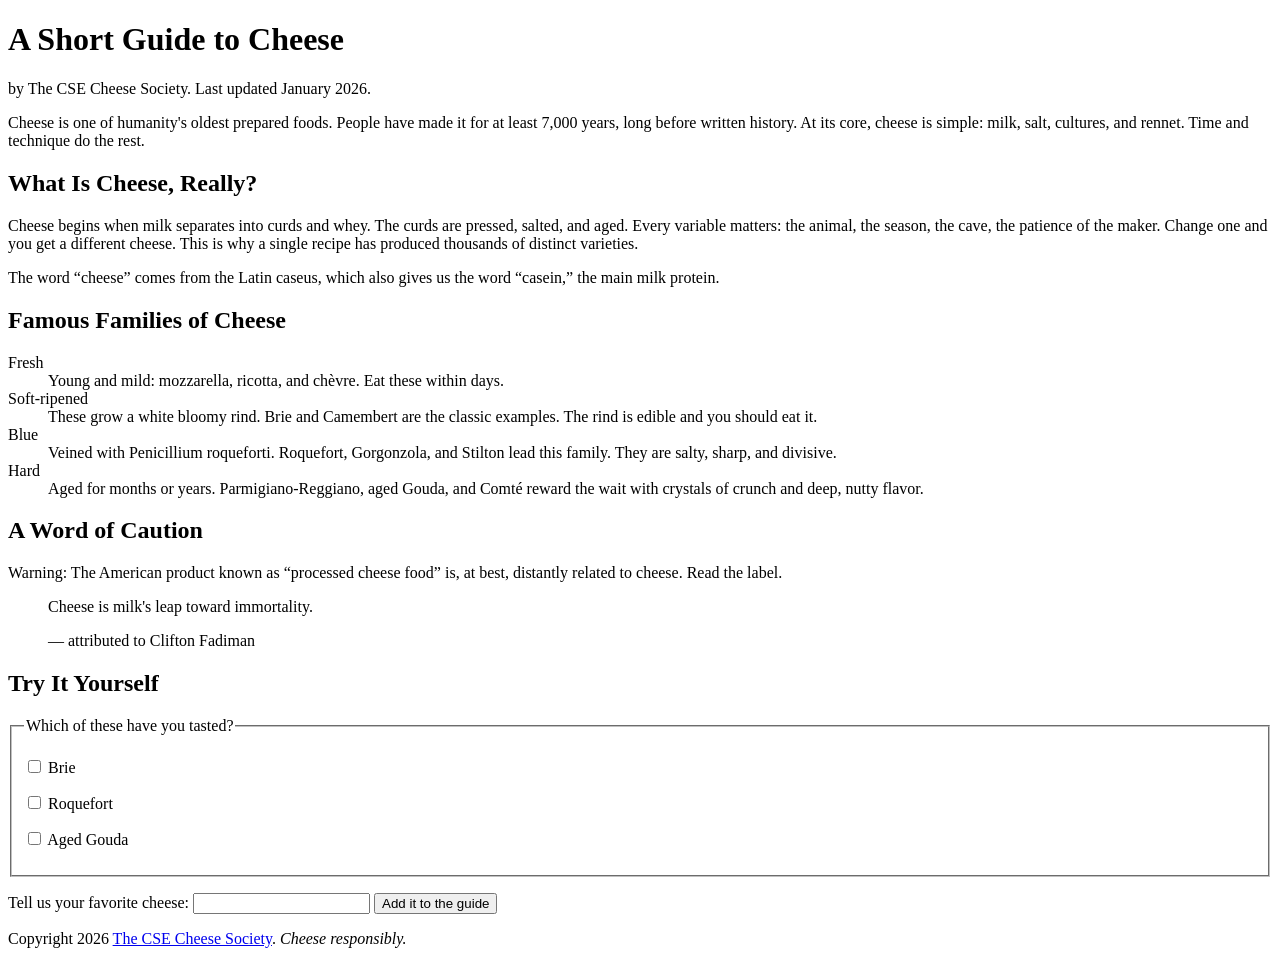
<file: cheese/cheese.html>
<!DOCTYPE html>
<html lang="en">
<head>
  <meta charset="UTF-8">
  <meta name="viewport" content="width=device-width, initial-scale=1">
  <title>A Short Guide to Cheese</title>
</head>
<body>
  <header>
    <h1>A Short Guide to Cheese</h1>
    <p>by The CSE Cheese Society. Last updated <time datetime="2026-01">January 2026</time>.</p>
  </header>

  <main>
    <article>
      <p>Cheese is one of humanity's oldest prepared foods. People have made
      it for at least 7,000 years, long before written history. At its core,
      cheese is simple: milk, salt, cultures, and rennet. Time and technique
      do the rest.</p>

      <section>
        <h2>What Is Cheese, Really?</h2>
        <p>Cheese begins when milk separates into curds and whey. The curds
        are pressed, salted, and aged. Every variable matters: the animal,
        the season, the cave, the patience of the maker. Change one and you
        get a different cheese. This is why a single recipe has produced
        thousands of distinct varieties.</p>
        <p>The word <q>cheese</q> comes from the Latin
        <span class="latin" lang="la">caseus</span>, which also gives us the word
        <q>casein,</q> the main milk protein.</p>
      </section>

      <section>
        <h2>Famous Families of Cheese</h2>

        <dl>
          <dt>Fresh</dt>
          <dd>Young and mild: mozzarella, ricotta, and
          <span lang="fr">chèvre</span>. Eat these within days.</dd>

          <dt>Soft-ripened</dt>
          <dd>These grow a white bloomy rind. Brie and Camembert are the
          classic examples. The rind is edible and you should eat it.</dd>

          <dt>Blue</dt>
          <dd>Veined with <span class="latin" lang="la">Penicillium
          roqueforti</span>. Roquefort, Gorgonzola, and Stilton lead this
          family. They are salty, sharp, and divisive.</dd>

          <dt>Hard</dt>
          <dd>Aged for months or years. Parmigiano-Reggiano, aged Gouda,
          and <span lang="fr">Comté</span> reward the wait with crystals
          of crunch and deep, nutty flavor.</dd>
        </dl>
      </section>

      <section>
        <h2>A Word of Caution</h2>
        <p id="warning">Warning: The American product known as
        <q>processed cheese food</q> is, at best, distantly related to
        cheese. Read the label.</p>

        <blockquote>
          <p>Cheese is milk's leap toward immortality.</p>
          <footer>— attributed to Clifton Fadiman</footer>
        </blockquote>
      </section>

      <section>
        <h2>Try It Yourself</h2>
        <form>
          <fieldset>
            <legend>Which of these have you tasted?</legend>
            <p><input type="checkbox" id="c-brie" name="tasted" value="brie">
               <label for="c-brie">Brie</label></p>
            <p><input type="checkbox" id="c-roquefort" name="tasted" value="roquefort">
               <label for="c-roquefort">Roquefort</label></p>
            <p><input type="checkbox" id="c-gouda" name="tasted" value="gouda">
               <label for="c-gouda">Aged Gouda</label></p>
          </fieldset>
          <p>
            <label for="fav">Tell us your favorite cheese:</label>
            <input type="text" id="fav" name="favorite">
            <button type="submit">Add it to the guide</button>
          </p>
        </form>
      </section>
    </article>
  </main>
  <footer>
    <p>Copyright 2026 <a href="https://example.com/cheese-society">The CSE
    Cheese Society</a>. <em>Cheese responsibly.</em></p>
  </footer>
</body>
</html>
</file>
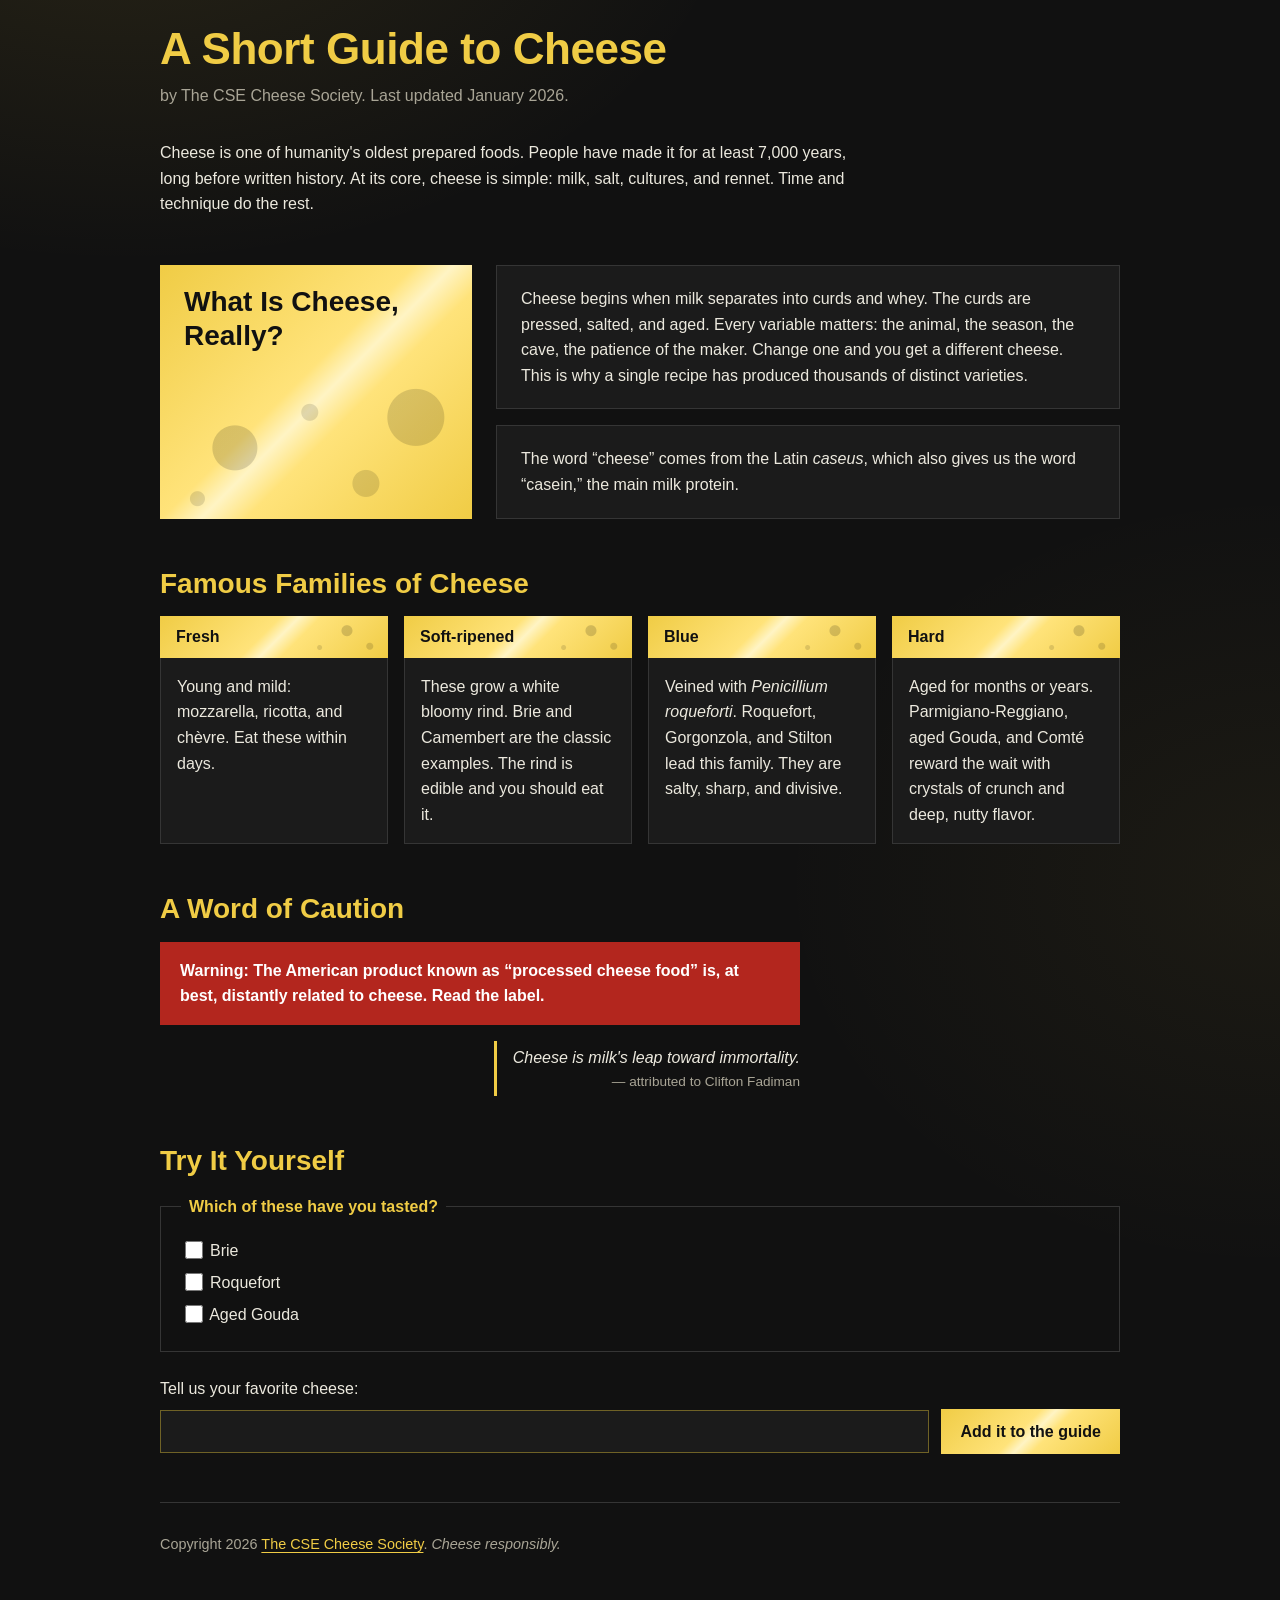
<file: part1/cheese.html>
<!DOCTYPE html>
<html lang="en">
<head>
  <meta charset="UTF-8">
  <meta name="viewport" content="width=device-width, initial-scale=1">
  <title>A Short Guide to Cheese</title>
  <link rel="stylesheet" href="cheese.css">
</head>
<body>
  <header>
    <h1>A Short Guide to Cheese</h1>
    <p>by The CSE Cheese Society. Last updated <time datetime="2026-01">January 2026</time>.</p>
  </header>

  <main>
    <article>
      <p>Cheese is one of humanity's oldest prepared foods. People have made
      it for at least 7,000 years, long before written history. At its core,
      cheese is simple: milk, salt, cultures, and rennet. Time and technique
      do the rest.</p>

      <section>
        <h2>What Is Cheese, Really?</h2>
        <p>Cheese begins when milk separates into curds and whey. The curds
        are pressed, salted, and aged. Every variable matters: the animal,
        the season, the cave, the patience of the maker. Change one and you
        get a different cheese. This is why a single recipe has produced
        thousands of distinct varieties.</p>
        <p>The word <q>cheese</q> comes from the Latin
        <span class="latin" lang="la">caseus</span>, which also gives us the word
        <q>casein,</q> the main milk protein.</p>
      </section>

      <section>
        <h2>Famous Families of Cheese</h2>

        <dl>
          <dt>Fresh</dt>
          <dd>Young and mild: mozzarella, ricotta, and
          <span lang="fr">chèvre</span>. Eat these within days.</dd>

          <dt>Soft-ripened</dt>
          <dd>These grow a white bloomy rind. Brie and Camembert are the
          classic examples. The rind is edible and you should eat it.</dd>

          <dt>Blue</dt>
          <dd>Veined with <span class="latin" lang="la">Penicillium
          roqueforti</span>. Roquefort, Gorgonzola, and Stilton lead this
          family. They are salty, sharp, and divisive.</dd>

          <dt>Hard</dt>
          <dd>Aged for months or years. Parmigiano-Reggiano, aged Gouda,
          and <span lang="fr">Comté</span> reward the wait with crystals
          of crunch and deep, nutty flavor.</dd>
        </dl>
      </section>

      <section>
        <h2>A Word of Caution</h2>
        <p id="warning">Warning: The American product known as
        <q>processed cheese food</q> is, at best, distantly related to
        cheese. Read the label.</p>

        <blockquote>
          <p>Cheese is milk's leap toward immortality.</p>
          <footer>— attributed to Clifton Fadiman</footer>
        </blockquote>
      </section>

      <section>
        <h2>Try It Yourself</h2>
        <form>
          <fieldset>
            <legend>Which of these have you tasted?</legend>
            <p><input type="checkbox" id="c-brie" name="tasted" value="brie">
               <label for="c-brie">Brie</label></p>
            <p><input type="checkbox" id="c-roquefort" name="tasted" value="roquefort">
               <label for="c-roquefort">Roquefort</label></p>
            <p><input type="checkbox" id="c-gouda" name="tasted" value="gouda">
               <label for="c-gouda">Aged Gouda</label></p>
          </fieldset>
          <p>
            <label for="fav">Tell us your favorite cheese:</label>
            <input type="text" id="fav" name="favorite">
            <button type="submit">Add it to the guide</button>
          </p>
        </form>
      </section>
    </article>
  </main>
  <footer>
    <p>Copyright 2026 <a href="https://example.com/cheese-society">The CSE
    Cheese Society</a>. <em>Cheese responsibly.</em></p>
  </footer>
</body>
</html>
</file>
<file: css/styles.css>
/*
  styles.css - CSE 134 HW3 Part 2
  Author: Christos-Iason Enotiadis
  Repo: https://github.com/Bisbouras/CSE134HW3
*/

:root {
  --night: #080e1c;
  --night-lift: #101a30;
  --edge: #1d2942;
  --dust: #d2d9e6;
  --dust-dim: #8792a6;
  --white: #eef2f8;
  --beam: #f0c98a;
  --beam-light: #f6dcb0;
  --beam-soft: rgba(240, 201, 138, 0.4);
  --beam-glow: rgba(240, 201, 138, 0.08);
  --blue-glow: rgba(70, 110, 190, 0.14);
  --font-body: "Archivo", system-ui, sans-serif;
  --font-display: "Archivo Expanded", "Archivo", system-ui, sans-serif;
  --font-mono: ui-monospace, Consolas, monospace;
  --measure: 44rem;
  --radius: 3px;
  --radius-sm: 2px;
}

* {
  box-sizing: border-box;
}

html {
  background-color: var(--night);
}

body {
  margin: 0;
  font-family: var(--font-body);
  font-size: 1.0625rem;
  line-height: 1.6;
  color: var(--dust);
}

/* background - gold and blue light pools */
body::before {
  content: "";
  position: fixed;
  inset: 0;
  z-index: -1;
  pointer-events: none;
  background-image:
    radial-gradient(40vw 45vh at 8% 10%, var(--beam-glow), transparent 70%),
    radial-gradient(45vw 50vh at 0% 80%, var(--blue-glow), transparent 72%),
    radial-gradient(45vw 45vh at 96% 28%, var(--blue-glow), transparent 72%),
    radial-gradient(35vw 40vh at 100% 90%, var(--beam-glow), transparent 70%);
}

/* background - grain */
body::after {
  content: "";
  position: fixed;
  inset: 0;
  z-index: -1;
  pointer-events: none;
  opacity: 0.28;
  mix-blend-mode: overlay;
  background-image: url("data:image/svg+xml,%3Csvg xmlns='http://www.w3.org/2000/svg' width='160' height='160'%3E%3Cfilter id='n'%3E%3CfeTurbulence type='fractalNoise' baseFrequency='0.85' numOctaves='3'/%3E%3C/filter%3E%3Crect width='160' height='160' filter='url(%23n)' opacity='0.5'/%3E%3C/svg%3E");
}

body > header,
main,
body > footer {
  max-width: var(--measure);
  margin: 0 auto;
  padding-left: 1.5rem;
  padding-right: 1.5rem;
}

/* header */
body > header {
  display: flex;
  flex-wrap: wrap;
  align-items: center;
  justify-content: space-between;
  gap: 1rem 2rem;
  padding-top: 1.5rem;
  padding-bottom: 1.25rem;
  border-bottom: 1px solid var(--edge);
}

body > header > p {
  margin: 0;
}

/* site name */
body > header > p a {
  font-family: var(--font-display);
  color: var(--white);
  border-bottom: 0;
}

nav ul {
  list-style: none;
  margin: 0;
  padding: 0;
}

nav > ul {
  display: flex;
  gap: 1.5rem;
}

nav li {
  position: relative;
  margin: 0;
}

nav a {
  font-size: 0.95rem;
  color: var(--dust-dim);
}

/* current page link in the nav */
nav a[aria-current="page"] {
  color: var(--white);
  border-bottom-color: var(--beam);
}

/* work dropdown */
nav > ul > li > ul {
  position: absolute;
  top: 100%;
  left: -1rem;
  z-index: 10;
  min-width: 15rem;
  margin-top: 0.6rem;
  padding: 0.5rem 0;
  background-color: var(--night-lift);
  border: 1px solid var(--edge);
  border-radius: var(--radius);
  opacity: 0;
  pointer-events: none;
  transform: translateY(-0.25rem);
  transition: opacity 150ms ease, transform 150ms ease;
}

/* hover bridge over the gap above the dropdown */
nav > ul > li > ul::before {
  content: "";
  position: absolute;
  bottom: 100%;
  left: 0;
  right: 0;
  height: 0.7rem;
}

nav > ul > li:hover > ul,
nav > ul > li:focus-within > ul {
  opacity: 1;
  pointer-events: auto;
  transform: none;
}

nav li li a {
  display: block;
  padding: 0.35rem 1rem;
  color: var(--dust);
  border-bottom: 0;
}

nav li li a:hover {
  color: var(--white);
  background-color: var(--edge);
}

nav li li a:focus {
  outline-offset: -2px;
}

main {
  padding-top: 3.5rem;
  padding-bottom: 5rem;
}

h1,
h2,
h3 {
  font-family: var(--font-display);
  color: var(--white);
}

h1 {
  font-size: clamp(2rem, 6vw, 3.25rem);
  font-weight: 700;
  line-height: 1.05;
  letter-spacing: -0.025em;
  margin: 0 0 1rem;
}

h2 {
  font-size: 1.35rem;
  font-weight: 600;
  line-height: 1.3;
  margin: 3rem 0 1rem;
  padding-bottom: 0.5rem;
  border-bottom: 1px solid var(--edge);
}

h3 {
  font-size: 1.08rem;
  font-weight: 600;
  line-height: 1.3;
  margin: 2rem 0 0.5rem;
}

p,
ul,
ol,
dl {
  margin: 0 0 1.25rem;
}

ul,
ol {
  padding-left: 1.3rem;
}

li {
  margin-bottom: 0.4rem;
}

li::marker {
  color: var(--dust-dim);
}

strong {
  font-weight: 600;
  color: var(--white);
}

code {
  font-family: var(--font-mono);
  font-size: 0.88em;
  padding: 0.08em 0.35em;
  color: var(--white);
  background-color: var(--night-lift);
  border: 1px solid var(--edge);
  border-radius: var(--radius-sm);
}

a {
  color: var(--dust);
  text-decoration: none;
  border-bottom: 1px solid var(--edge);
}

a:hover {
  color: var(--white);
  border-bottom-color: var(--beam);
}

/* links inside body text */
main p a {
  color: var(--beam);
  border-bottom-color: var(--beam-soft);
}

a:focus,
button:focus,
input:focus,
textarea:focus,
iframe:focus {
  outline: 2px solid var(--beam);
  outline-offset: 3px;
}

/* standfirst under the page title */
h1 + p {
  font-size: 1.1rem;
}

/* home intro - name and catchline beside the logo */
section[aria-labelledby="intro-heading"] {
  display: grid;
  grid-template-columns: 1fr auto;
  column-gap: 2rem;
  align-items: start;
}

section[aria-labelledby="intro-heading"] > * {
  grid-column: 1;
}

section[aria-labelledby="intro-heading"] > picture {
  grid-column: 2;
  grid-row: 1 / span 2;
}

section[aria-labelledby="intro-heading"] img {
  width: clamp(6rem, 16vw, 8.5rem);
  border: 1px solid var(--edge);
  border-radius: 50%;
}

/* home intro paragraphs after the logo */
section[aria-labelledby="intro-heading"] > picture ~ p {
  grid-column: 1 / -1;
  max-width: 34rem;
  color: var(--dust-dim);
}

section[aria-labelledby="intro-heading"] > picture + p {
  margin-top: 1.5rem;
}

/* cards - work and experience articles */
main > section > article {
  margin-bottom: 1rem;
  padding: 1.35rem 1.4rem 1.2rem;
  background-color: var(--night-lift);
  border: 1px solid var(--edge);
  border-radius: var(--radius);
}

main > section > article > :last-child {
  margin-bottom: 0;
}

main > section > article:has(h3 > a):hover {
  border-color: var(--beam-soft);
}

main > section > article h3 {
  margin-top: 0;
}

h3 a {
  color: inherit;
  border-bottom: 0;
}

h3 a:hover {
  color: var(--beam);
}

/* meta line under a card title */
article h3 + p {
  font-size: 0.92rem;
  color: var(--dust-dim);
}

/* tool and date tags */
main > section > article p > span {
  display: inline-block;
  padding: 0.1rem 0.5rem;
  font-size: 0.85rem;
  color: var(--dust-dim);
  border: 1px solid var(--edge);
  border-radius: var(--radius-sm);
}

/* skill chips */
section[aria-labelledby="skills-heading"] ul {
  display: flex;
  flex-wrap: wrap;
  gap: 0.5rem;
  padding: 0;
  list-style: none;
}

section[aria-labelledby="skills-heading"] li {
  margin: 0;
  padding: 0.15rem 0.6rem;
  font-size: 0.9rem;
  background-color: var(--night-lift);
  border: 1px solid var(--edge);
  border-radius: var(--radius-sm);
}

/* project page header */
main > article > header {
  margin-bottom: 2.5rem;
}

/* breadcrumb above the project title */
main > article > header > p:first-child {
  margin-bottom: 0.75rem;
  font-size: 0.85rem;
  letter-spacing: 0.04em;
  color: var(--dust-dim);
}

project-facts {
  display: block;
  margin: 0 0 2.5rem;
  padding: 1rem 1.25rem;
  background-color: var(--night-lift);
  border: 1px solid var(--edge);
  border-radius: var(--radius);
}

project-facts dl {
  display: grid;
  grid-template-columns: max-content 1fr;
  gap: 0.35rem 1.25rem;
  margin: 0;
}

project-facts dt {
  font-size: 0.9rem;
  color: var(--dust-dim);
}

project-facts dd {
  margin: 0;
}

/* figures - images side by side, stacking when narrow */
figure {
  display: flex;
  flex-wrap: wrap;
  gap: 0.9rem;
  margin: 2rem 0;
}

figure > :not(figcaption) {
  flex: 1 1 12rem;
}

figcaption {
  flex-basis: 100%;
  font-size: 0.88rem;
  line-height: 1.55;
  color: var(--dust-dim);
}

img,
svg {
  display: block;
  max-width: 100%;
  height: auto;
}

figure img,
figure svg {
  width: 100%;
  background-color: var(--night-lift);
  border: 1px solid var(--edge);
  border-radius: var(--radius-sm);
}

/* cv preview */
iframe {
  display: block;
  width: 100%;
  height: auto;
  aspect-ratio: 640 / 820;
  border: 1px solid var(--edge);
  border-radius: var(--radius);
}

progress,
input[type="radio"] {
  accent-color: var(--beam);
}

fieldset {
  margin: 0 0 1.25rem;
  padding: 1rem 1.25rem 1.25rem;
  border: 1px solid var(--edge);
  border-radius: var(--radius);
}

legend {
  padding: 0 0.5rem;
  font-size: 0.9rem;
  color: var(--dust-dim);
}

fieldset > div {
  margin-bottom: 0.75rem;
}

input[type="text"],
input[type="email"],
textarea {
  width: 100%;
  margin-top: 0.3rem;
  padding: 0.55em 0.75em;
  font: inherit;
  color: var(--dust);
  background-color: var(--night);
  border: 1px solid var(--edge);
  border-radius: var(--radius);
}

input[type="text"]:hover,
input[type="email"]:hover,
textarea:hover {
  border-color: var(--dust-dim);
}

button {
  padding: 0.6em 1.4em;
  font: inherit;
  font-weight: 600;
  color: var(--night);
  background-color: var(--beam);
  border: 0;
  border-radius: var(--radius);
  cursor: pointer;
}

button:hover {
  background-color: var(--beam-light);
}

/* footer */
body > footer {
  padding-top: 2rem;
  padding-bottom: 3rem;
  font-size: 0.92rem;
  color: var(--dust-dim);
  border-top: 1px solid var(--edge);
}

body > footer p {
  margin: 0 0 0.5rem;
}

address {
  font-style: normal;
}

address ul {
  display: flex;
  flex-wrap: wrap;
  gap: 0.5rem 1.5rem;
  margin: 0 0 1rem;
  padding: 0;
  list-style: none;
}

address li {
  margin: 0;
}

/* narrow screens - header stacks, work links listed under work */
@media (max-width: 40rem) {
  body > header {
    flex-direction: column;
    align-items: flex-start;
  }

  nav > ul {
    flex-direction: column;
    gap: 0.25rem;
  }

  nav > ul > li > ul {
    position: static;
    min-width: 0;
    margin: 0.25rem 0 0.25rem 0.2rem;
    padding: 0 0 0 0.75rem;
    background-color: transparent;
    border: 0;
    border-left: 1px solid var(--edge);
    border-radius: 0;
    opacity: 1;
    pointer-events: auto;
    transform: none;
  }

  nav > ul > li > ul::before {
    display: none;
  }

  nav li li a {
    padding: 0.15rem 0;
    color: var(--dust-dim);
  }

  nav li li a:hover {
    background-color: transparent;
  }

  section[aria-labelledby="intro-heading"] > picture {
    grid-row: 1;
  }

  section[aria-labelledby="intro-heading"] > h1 + p {
    grid-column: 1 / -1;
  }

  main {
    padding-top: 2.5rem;
  }
}
</file>
<file: part1/cheese.css>
/*
  cheese.css - CSE 134 HW3 Part 1
  Author: Christos-Iason Enotiadis
  Repo: https://github.com/Bisbouras/CSE134HW3
*/

:root {
  --bg: #111111;
  --surface: #1b1b1b;
  --line: #353535;
  --text: #ece9de;
  --muted: #a9a596;
  --gold: #f0cc45;
  --gold-bright: #ffe37a;
  --gold-light: #fff4c4;
  --gold-dim: #6f6226;
  --red: #b3261e;

  --sheen: linear-gradient(135deg, var(--gold) 0%, var(--gold-bright) 45%,
    var(--gold-light) 52%, var(--gold-bright) 60%, var(--gold) 100%);

  /* swiss cheese holes */
  --holes:
    radial-gradient(circle at 82% 35%, rgb(0 0 0 / 0.16) 0 5px, transparent 6px),
    radial-gradient(circle at 92% 72%, rgb(0 0 0 / 0.14) 0 3px, transparent 4px),
    radial-gradient(circle at 70% 75%, rgb(0 0 0 / 0.12) 0 2px, transparent 3px);
}

body {
  font-family: Arial, Helvetica, sans-serif;
  color: var(--text);
  line-height: 1.6;

  background-color: var(--bg);
  /* black with gold accent */
  background-image:
    radial-gradient(55rem 35rem at 10% -8rem, rgb(240 204 69 / 0.1), transparent 70%),
    radial-gradient(45rem 35rem at 100% 55%, rgb(240 204 69 / 0.05), transparent 70%);
  background-repeat: no-repeat;

  max-width: 60rem;
  margin: 0 auto;
  padding: 1.5rem 1.25rem 2rem;
}

input,
button {
  font: inherit;
}

article > p {
  max-width: 45rem;
}

h1 {
  font-size: 2.75rem;
  line-height: 1.15;
  color: var(--gold);
  margin: 0 0 0.5rem;
  letter-spacing: -0.01em;
}

h2 {
  font-size: 1.75rem;
  line-height: 1.2;
  color: var(--gold);
  margin: 0 0 1rem;
}

body > header {
  margin-bottom: 2rem;
}

body > header p {
  color: var(--muted);
  margin: 0;
}

article > section {
  margin-top: 3rem;
}

.latin {
  font-style: italic;
}

#warning {
  background-color: var(--red);
  color: #ffffff;
  font-weight: 600;
  padding: 1rem 1.25rem;
  margin-bottom: 0;
}

/* what is cheese section */
article > section:first-of-type {
  display: grid;
  gap: 1rem;
}

article > section:first-of-type > h2,
article > section:first-of-type > p {
  margin: 0;
  padding: 1.25rem 1.5rem;
}

article > section:first-of-type > h2 {
  background-image: var(--sheen);
  color: var(--bg);
}

article > section:first-of-type > p {
  background-color: var(--surface);
  border: 1px solid var(--line);
}

/* cheese family cards - dt is the title strip, dd is the body */
dl {
  display: grid;
  margin: 0;
}

dt {
  background-image: var(--holes), var(--sheen);
  color: var(--bg);
  font-weight: 700;
  padding: 0.5rem 1rem;
}

dd {
  margin: 0 0 1rem;
  background-color: var(--surface);
  border: 1px solid var(--line);
  border-top: 0;
  padding: 1rem;
}

/* card hover - hovering the title or the body lifts the whole card */
dt:hover,
dt:has(+ dd:hover),
dd:hover,
dt:hover + dd {
  transform: translateY(-4px);
}

dd:hover,
dt:hover + dd {
  border-color: var(--gold);
}

dt:hover,
dt:has(+ dd:hover) {
  background-image: var(--holes),
    linear-gradient(135deg, var(--gold-bright), var(--gold-light) 50%, var(--gold-bright));
}

dt,
dd {
  transition: transform 150ms ease, border-color 150ms ease;
}

/* caution section */
article > section:has(> #warning) {
  max-width: 40rem;
}

/* quote under the warning, right aligned */
blockquote {
  border-left: 3px solid;
  border-color: var(--gold-dim);
  width: fit-content;
  margin: 1rem 0 0 auto;
  padding: 0.25rem 0 0.25rem 1rem;
}

blockquote p {
  font-size: 1rem;
  font-style: italic;
  margin: 0;
}

blockquote > footer {
  color: var(--muted);
  font-size: 0.85rem;
  text-align: right;
}

/* cascade - same selector and property as the blockquote rule above.
   same specificity and no !important, so the later rule wins by source order */
blockquote {
  border-color: var(--gold);
}

fieldset {
  border: 1px solid var(--line);
  padding: 0.75rem 1.25rem 1rem;
  margin: 0 0 1.5rem;
}

legend {
  color: var(--gold);
  font-weight: 600;
  padding: 0 0.5rem;
}

fieldset p {
  margin: 0.4rem 0;
}

input[type="checkbox"] {
  accent-color: var(--gold);
  width: 1.1rem;
  height: 1.1rem;
  vertical-align: -0.15rem;
}

/* favourite cheese row - label, text field, button */
form > p {
  display: flex;
  flex-wrap: wrap;
  align-items: center;
  gap: 0.5rem 0.75rem;
}

form > p > label {
  flex-basis: 100%;
}

input[type="text"] {
  flex: 1 1 12rem;
  background-color: var(--surface);
  color: var(--text);
  border: 1px solid var(--gold-dim);
  border-radius: 0;
  padding: 0.5em 0.75em;
}

button {
  background-image: var(--sheen);
  color: var(--bg);
  font-weight: 700;
  border: 0;
  border-radius: 0;
  padding: 0.6em 1.2em;
  cursor: pointer;
}

button:hover {
  background-image: linear-gradient(135deg, var(--gold-bright),
    var(--gold-light) 50%, var(--gold-bright));
}

a {
  color: var(--gold);
  text-decoration-thickness: 1px;
  text-underline-offset: 0.2em;
}

a:hover {
  color: var(--gold-bright);
  text-decoration-thickness: 3px;
}

a:focus,
input:focus,
button:focus {
  outline: 3px solid var(--gold-bright);
  outline-offset: 2px;
}

body > footer {
  margin-top: 3rem;
  padding-top: 1rem;
  border-top: 1px solid var(--line);
  color: var(--muted);
  font-size: 0.9rem;
}

/* what is cheese - two columns */
@media (min-width: 40rem) {
  article > section:first-of-type {
    grid-template-columns: 1fr 2fr;
    gap: 1rem 1.5rem;
  }

  article > section:first-of-type > h2 {
    grid-row: 1 / span 2;
    /* cheese holes */
    background-image:
      radial-gradient(circle at 24% 72%, rgb(0 0 0 / 0.15) 0 22px, transparent 23px),
      radial-gradient(circle at 66% 86%, rgb(0 0 0 / 0.13) 0 13px, transparent 14px),
      radial-gradient(circle at 82% 60%, rgb(0 0 0 / 0.14) 0 28px, transparent 29px),
      radial-gradient(circle at 48% 58%, rgb(0 0 0 / 0.12) 0 8px, transparent 9px),
      radial-gradient(circle at 12% 92%, rgb(0 0 0 / 0.12) 0 7px, transparent 8px),
      var(--sheen);
  }

  article > section:first-of-type > p {
    grid-column: 2;
  }
}

/* cheese family cards - four across */
@media (min-width: 56rem) {
  dl {
    grid-template-columns: repeat(4, 1fr);
    grid-template-rows: auto 1fr;
    grid-auto-flow: column;
    column-gap: 1rem;
  }

  dd {
    margin-bottom: 0;
  }
}
</file>
